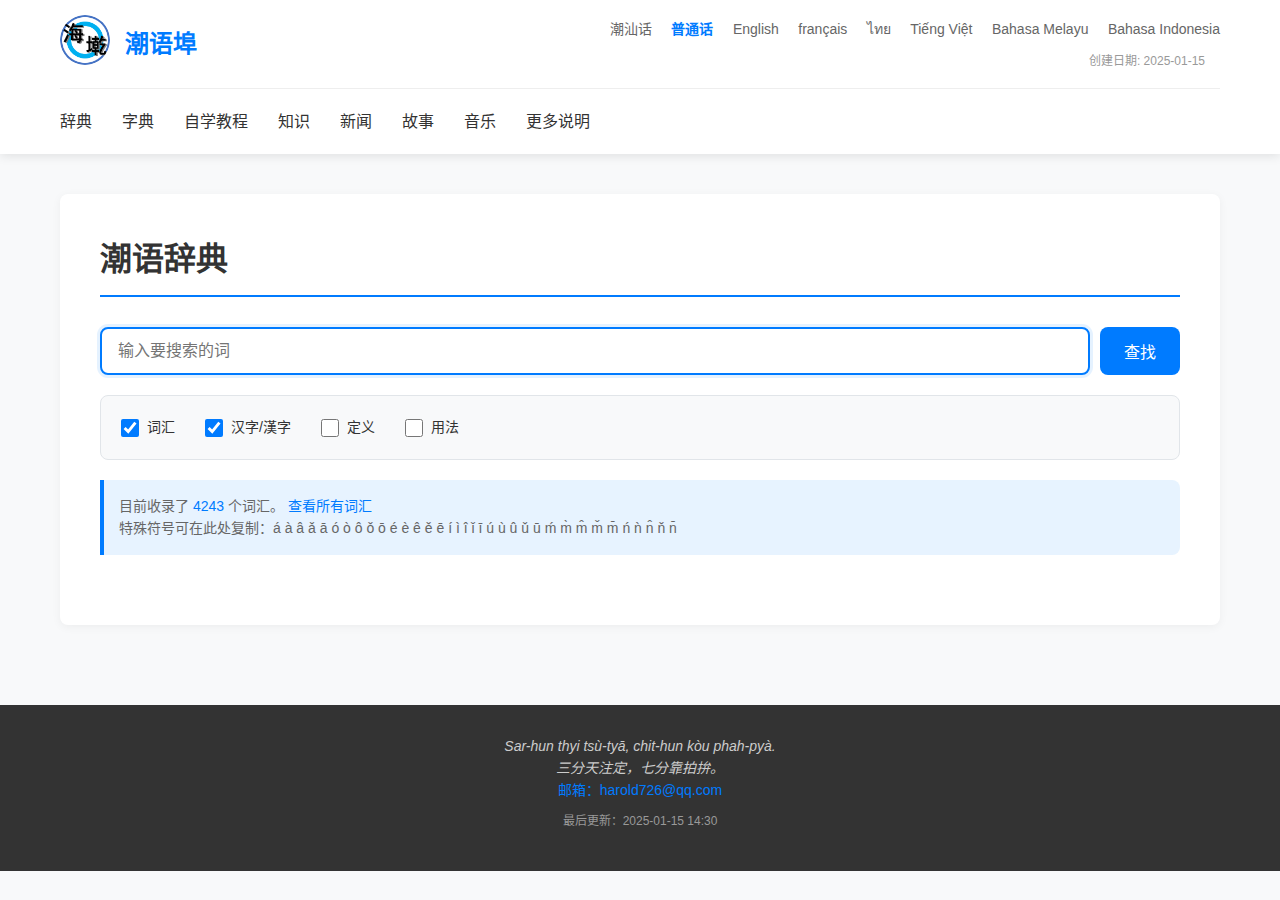
<file: index.html>
<!DOCTYPE html>
<html lang="zh-CN">
<head>
    <meta charset="UTF-8">
    <meta name="viewport" content="width=device-width, initial-scale=1.0">
    <meta name="msvalidate.01" content="16649F8BEDC82C4D6C2E282577DDA98C" />
    <meta name="keywords" content="潮州话, 潮汕话, 潮州方言, 潮汕方言, 粤东闽方言, 辞典, 词典, 字典, 白话字, 罗马字">
    <meta name="description" content="潮汕话辞典，兼收古今中外潮人所用词汇。统一拼写各自发音。多语言对照。">
    <title>潮语辞典|潮语埠</title>
    <link rel="icon" href="logo/logo.png">
    <link rel="stylesheet" href="styles.css">
    <!-- Clarity tracking code for https://neoteochew.github.io/ -->
    <script>
        (function(c,l,a,r,i,t,y){
            c[a]=c[a]||function(){(c[a].q=c[a].q||[]).push(arguments)};
            t=l.createElement(r);t.async=1;t.src="https://www.clarity.ms/tag/"+i+"?ref=bwt";
            y=l.getElementsByTagName(r)[0];y.parentNode.insertBefore(t,y);
        })(window, document, "clarity", "script", "v2o28qfum2");
    </script>
</head>
<body>
    <!-- 返回顶部按钮 -->
    <button id="backToTop" class="back-to-top" title="返回顶部">
        ↑
    </button>

    <!-- 顶部导航栏 -->
    <header class="header">
        <div class="container">
            <div class="header-top">
                <div class="site-info">
                    <div class="logo">
                        <img src="logo/logo.png" alt="neoTeochew Logo" width="50" height="50">
                    </div>
                    <h1 class="site-name">潮语埠</h1>
                </div>
                <div class="header-meta">
                    <div class="language-switcher">
                        <a href="#" class="lang-link">潮汕话</a>
                        <a href="#" class="lang-link active">普通话</a>
                        <a href="#" class="lang-link">English</a>
                        <a href="#" class="lang-link">français</a>
                        <a href="#" class="lang-link">ไทย</a>
                        <a href="#" class="lang-link">Tiếng Việt</a>
                        <a href="#" class="lang-link">Bahasa Melayu</a>
                        <a href="#" class="lang-link">Bahasa Indonesia</a>
                    </div>
                    <div class="page-info">
                        <span class="creation-date">创建日期: 2025-01-15</span>
                    </div>
                </div>
            </div>
            <nav class="navigation">
                <!-- 响应式导航按钮 -->
                <button class="nav-toggle" aria-label="Toggle navigation">
                    <span class="nav-toggle-icon"></span>
                </button>
                <ul class="nav-list">
                    <li class="nav-item"><a href="index.html" class="nav-link">辞典</a></li>
                    <li class="nav-item"><a href="#" class="nav-link">字典</a></li>
                    <li class="nav-item"><a href="cources.html" class="nav-link">自学教程</a></li>
                    <li class="nav-item"><a href="#" class="nav-link">知识</a></li>
                    <li class="nav-item"><a href="#" class="nav-link">新闻</a></li>
                    <li class="nav-item"><a href="#" class="nav-link">故事</a></li>
                    <li class="nav-item"><a href="#" class="nav-link">音乐</a></li>
                    <!-- 网站介绍下拉菜单 -->
                    <li class="nav-item dropdown">
                        <a href="#" class="nav-link dropdown-toggle">更多说明</a>
                        <ul class="dropdown-menu">
                            <li class="dropdown-item"><a href="introductions.html" class="dropdown-link">网站介绍</a></li>
                            <li class="dropdown-item"><a href="romazi.html" class="dropdown-link">罗马字方案</a></li>
                            <li class="dropdown-item"><a href="#" class="dropdown-link">潮汕话输入法</a></li>
                            <li class="dropdown-item"><a href="#" class="dropdown-link">参考资料</a></li>
                            <li class="dropdown-item"><a href="logs.html" class="dropdown-link">更新日志</a></li>
                        </ul>
                    </li>
                </ul>
            </nav>
        </div>
    </header>

    <!-- 主要内容区域 -->
    <main class="main-content">
        <div class="container">
            <div class="content-wrapper">

                <!-- 正文 -->
                <article class="content">
                    <h2>潮语辞典</h2>
                    <div id="search-section" class="search-container">
                        <div class="search-input-wrapper">
                            <input 
                                type="text" 
                                id="search-input"
                                placeholder="输入要搜索的词" 
                                autocomplete="off"
                                autofocus
                                class="search-input"
                            >
                            <button id="search-btn" class="search-btn">查找</button>
                        </div>
                        
                        <div class="search-options">
                            <div class="options-row">
                                <div class="option-item">
                                    <input type="checkbox" id="search-word" checked>
                                    <label for="search-word">词汇</label>
                                </div>
                                <div class="option-item">
                                    <input type="checkbox" id="search-hanzi" checked>
                                    <label for="search-hanzi">汉字/漢字</label>
                                </div>
                                <div class="option-item">
                                    <input type="checkbox" id="search-definition">
                                    <label for="search-definition">定义</label>
                                </div>
                                <div class="option-item">
                                    <input type="checkbox" id="search-usage">
                                    <label for="search-usage">用法</label>
                                </div>
                            </div>
                        </div>
                        
                        <div class="vocab-count">
                            目前收录了 <span id="vocab-count">正在计算……</span> 个词汇。
                            <a href="all-words.html" class="view-all-words">查看所有词汇</a><br>
                            特殊符号可在此处复制：á à â ǎ ā ó ò ô ǒ ō é è ê ě ē í ì î ǐ ī ú ù û ǔ ū ḿ m̀ m̂ m̌ m̄ ń ǹ n̂ ň n̄
                        </div>
                        
                        <div id="search-results" class="search-results"></div>
                    </div>
                </article>
            </div>
        </div>
    </main>

    <!-- 页脚 -->
    <footer class="footer">
        <div class="container">
            <div class="footer-content">
                <div class="footer-info">
                    <p class="slogan">Sar-hun thyi tsù-tyā, chit-hun kòu phah-pyà.</p>
                    <p class="slogan">三分天注定，七分靠拍拚。</p>
                    <p class="contact-email">邮箱：harold726@qq.com</p>
                    <p class="update-time">最后更新：2025-01-15 14:30</p>
                </div>
            </div>
        </div>
    </footer>

    <script src="script.js"></script>
</body>
</html>
</file>
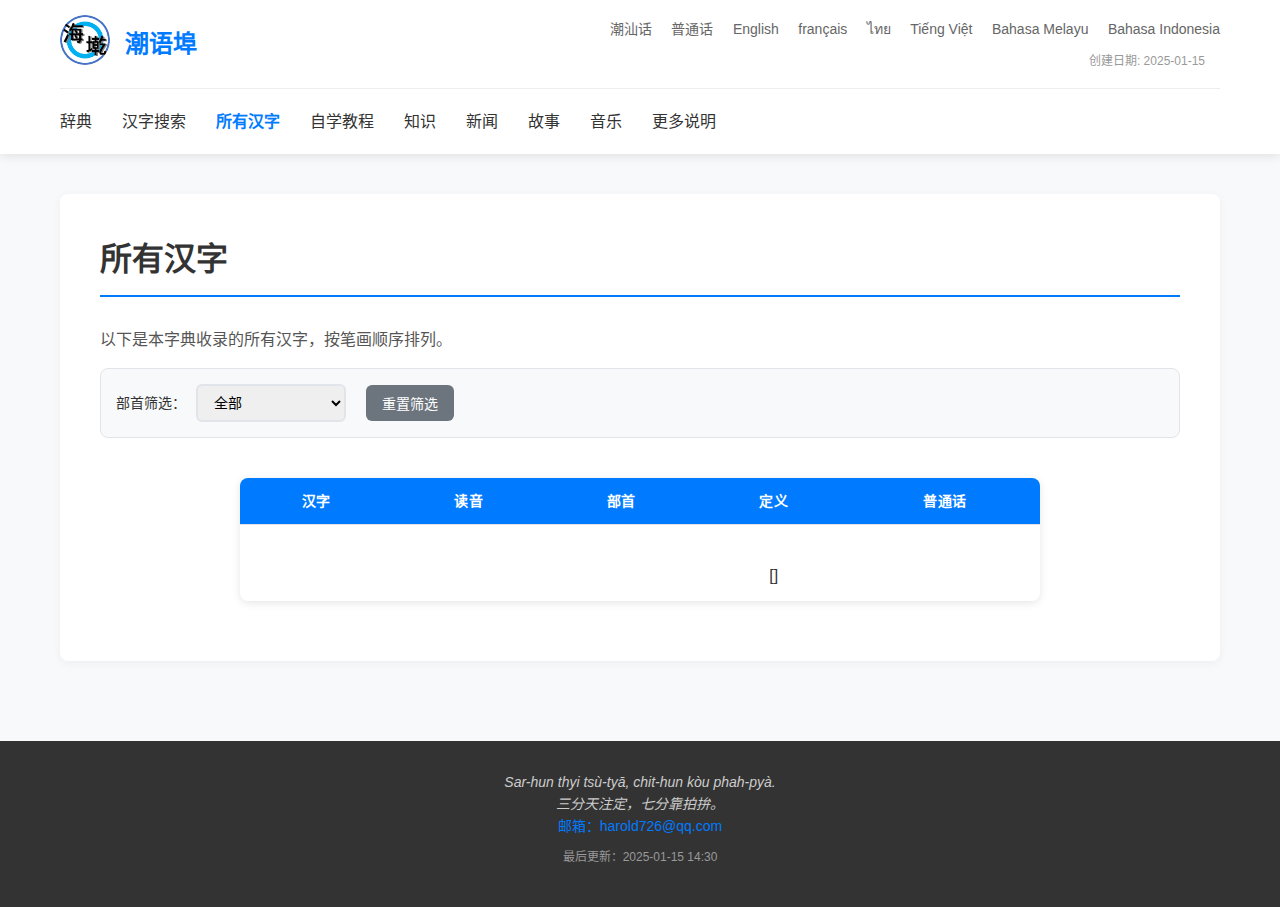
<file: all-hanzi.html>
<!DOCTYPE html>
<html lang="zh-CN">
<head>
    <meta charset="UTF-8">
    <meta name="viewport" content="width=device-width, initial-scale=1.0">
    <meta name="keywords" content="潮州话, 潮汕话, 潮州方言, 潮汕方言, 汉字, 字典">
    <meta name="description" content="所有汉字列表，支持按汉字、读音、部首和定义筛选。">
    <title>所有汉字|潮语埠</title>
    <link rel="icon" href="logo/logo.png">
    <link rel="stylesheet" href="styles.css">
</head>
<body>
    <!-- 返回顶部按钮 -->
    <button id="backToTop" class="back-to-top" title="返回顶部">
        ↑
    </button>

    <!-- 顶部导航栏 -->
    <header class="header">
        <div class="container">
            <div class="header-top">
                <div class="site-info">
                    <div class="logo">
                        <img src="logo/logo.png" alt="neoTeochew Logo" width="50" height="50">
                    </div>
                    <h1 class="site-name">潮语埠</h1>
                </div>
                <div class="header-meta">
                    <div class="language-switcher">
                        <a href="index-te.html" class="lang-link">潮汕话</a>
                        <a href="index.html" class="lang-link">普通话</a>
                        <a href="index-en.html" class="lang-link">English</a>
                        <a href="index-fr.html" class="lang-link">français</a>
                        <a href="index-ta.html" class="lang-link">ไทย</a>
                        <a href="index-vi.html" class="lang-link">Tiếng Việt</a>
                        <a href="index-ma" class="lang-link">Bahasa Melayu</a>
                        <a href="index-id.html" class="lang-link">Bahasa Indonesia</a>
                    </div>
                    <div class="page-info">
                        <span class="creation-date">创建日期: 2025-01-15</span>
                    </div>
                </div>
            </div>
            <nav class="navigation">
                <!-- 响应式导航按钮 -->
                <button class="nav-toggle" aria-label="Toggle navigation">
                    <span class="nav-toggle-icon"></span>
                </button>
                <ul class="nav-list">
                    <li class="nav-item"><a href="index.html" class="nav-link">辞典</a></li>
                    <li class="nav-item"><a href="hanzi-search.html" class="nav-link">汉字搜索</a></li>
                    <li class="nav-item"><a href="all-hanzi.html" class="nav-link active">所有汉字</a></li>
                    <li class="nav-item"><a href="cources.html" class="nav-link">自学教程</a></li>
                    <li class="nav-item"><a href="#" class="nav-link">知识</a></li>
                    <li class="nav-item"><a href="#" class="nav-link">新闻</a></li>
                    <li class="nav-item"><a href="#" class="nav-link">故事</a></li>
                    <li class="nav-item"><a href="#" class="nav-link">音乐</a></li>
                    <!-- 网站介绍下拉菜单 -->
                    <li class="nav-item dropdown">
                        <a href="#" class="nav-link dropdown-toggle">更多说明</a>
                        <ul class="dropdown-menu">
                            <li class="dropdown-item"><a href="introductions.html" class="dropdown-link">网站介绍</a></li>
                            <li class="dropdown-item"><a href="romazi.html" class="dropdown-link">罗马字方案</a></li>
                            <li class="dropdown-item"><a href="#" class="dropdown-link">潮汕话输入法</a></li>
                            <li class="dropdown-item"><a href="#" class="dropdown-link">参考资料</a></li>
                            <li class="dropdown-item"><a href="logs.html" class="dropdown-link">更新日志</a></li>
                        </ul>
                    </li>
                </ul>
            </nav>
        </div>
    </header>

    <!-- 主要内容区域 -->
    <main class="main-content">
        <div class="container">
            <div class="content-wrapper">

                <!-- 正文 -->
                <article class="content">
                    <h2>所有汉字</h2>
                    <p>以下是本字典收录的所有汉字，按笔画顺序排列。</p>
                    
                    <!-- 筛选控件 -->
                    <div class="filter-controls">
                        <div class="filter-item">
                            <label for="speech-filter">部首筛选：</label>
                            <select id="radical-filter">
                                <option value="">全部</option>
                            </select>
                        </div>
                        <button id="reset-filters" class="reset-btn">重置筛选</button>
                    </div>
                    
                    <div id="words-container" class="words-container">
                        <div class="loading">正在加载汉字...</div>
                    </div>
                </article>
            </div>
        </div>
    </main>

    <!-- 页脚 -->
    <footer class="footer">
        <div class="container">
            <div class="footer-content">
                <div class="footer-info">
                    <p class="slogan">Sar-hun thyi tsù-tyā, chit-hun kòu phah-pyà.</p>
                    <p class="slogan">三分天注定，七分靠拍拚。</p>
                    <p class="contact-email">邮箱：harold726@qq.com</p>
                    <p class="update-time">最后更新：2025-01-15 14:30</p>
                </div>
            </div>
        </div>
    </footer>

    <script>
        // 返回顶部按钮功能实现
        const backToTopButton = document.getElementById('backToTop');

        window.addEventListener('scroll', () => {
            if (window.pageYOffset > 300) {
                backToTopButton.classList.add('visible');
            } else {
                backToTopButton.classList.remove('visible');
            }
        });

        backToTopButton.addEventListener('click', (e) => {
            e.preventDefault();
            window.scrollTo({ top: 0, behavior: 'smooth' });
        });

        // 响应式导航菜单交互
        const navToggle = document.querySelector('.nav-toggle');
        const navList = document.querySelector('.nav-list');
        const dropdownToggles = document.querySelectorAll('.dropdown-toggle');

        navToggle.addEventListener('click', (e) => {
            e.preventDefault();
            navList.classList.toggle('active');
        });

        dropdownToggles.forEach(toggle => {
            toggle.addEventListener('click', (e) => {
                e.preventDefault();
                const dropdown = toggle.closest('.dropdown');
                dropdown.classList.toggle('active');
            });
        });

        // 全局变量
        let allHanziData = [];
        
        // 加载所有汉字
        async function loadAllHanzi() {
            try {
                const response = await fetch('hanzi.json');
                allHanziData = await response.json();
                
                // 初始化筛选控件
                initializeFilters();
                
                // 渲染表格
                renderTable(allHanziData);
                
            } catch (error) {
                console.error('加载数据失败:', error);
                document.getElementById('words-container').innerHTML = '<div class="error">加载汉字失败</div>';
            }
        }
        
        // 初始化筛选控件
        function initializeFilters() {
            // 提取所有部首
            const radicalSet = new Set();
            
            allHanziData.forEach(item => {
                if (item.radical) {
                    radicalSet.add(item.radical);
                }
            });
            
            // 填充部首筛选
            const radicalFilter = document.getElementById('radical-filter');
            Array.from(radicalSet).sort().forEach(radical => {
                const option = document.createElement('option');
                option.value = radical;
                option.textContent = radical;
                radicalFilter.appendChild(option);
            });
            
            // 添加筛选事件监听
            radicalFilter.addEventListener('change', applyFilters);
            
            // 添加重置筛选事件监听
            document.getElementById('reset-filters').addEventListener('click', resetFilters);
        }
        
        // 应用筛选
        function applyFilters() {
            const radicalFilter = document.getElementById('radical-filter').value;
            
            // 筛选数据
            let filteredData = allHanziData.filter(item => {
                // 部首筛选
                if (radicalFilter && item.radical !== radicalFilter) {
                    return false;
                }
                
                return true;
            });
            
            // 渲染筛选结果
            renderTable(filteredData);
        }
        
        // 重置筛选
        function resetFilters() {
            document.getElementById('radical-filter').value = '';
            renderTable(allHanziData);
        }
        
        // 渲染表格
        function renderTable(data) {
            const wordsContainer = document.getElementById('words-container');
            wordsContainer.innerHTML = '';
            
            // 创建表格
            const table = document.createElement('table');
            table.className = 'words-table';
            
            // 创建表头
            const thead = document.createElement('thead');
            thead.innerHTML = `
                <tr>
                    <th>汉字</th>
                    <th>读音</th>
                    <th>部首</th>
                    <th>定义</th>
                    <th>普通话</th>
                </tr>
            `;
            table.appendChild(thead);
            
            // 创建表体
            const tbody = document.createElement('tbody');
            
            data.forEach(item => {
                const tr = document.createElement('tr');
                
                // 处理读音
                const pronunciationParts = [];
                if (item.pronunciation.wendu.length > 0 && item.pronunciation.wendu[0]) {
                    pronunciationParts.push(item.pronunciation.wendu.join(', '));
                }
                if (item.pronunciation.xundu.length > 0 && item.pronunciation.xundu[0]) {
                    pronunciationParts.push(item.pronunciation.xundu.join(', '));
                }
                const pronunciation = pronunciationParts.length > 0 ? pronunciationParts.join('; ') : '';
                
                // 构建表格行
                tr.innerHTML = `
                    <td>${item.hanzi.join('、')}</td>
                    <td>${pronunciation}</td>
                    <td>${item.radical || ''}</td>
                    <td>${item.definition || ''}<br>[${item.romazi || ''}]</td>
                    <td>${item.translations ? item.translations.putonghua : ''}</td>
                `;
                
                tbody.appendChild(tr);
            });
            
            table.appendChild(tbody);
            wordsContainer.appendChild(table);
        }

        // 页面加载时加载所有汉字
        loadAllHanzi();
    </script>
</body>
</html>
</file>
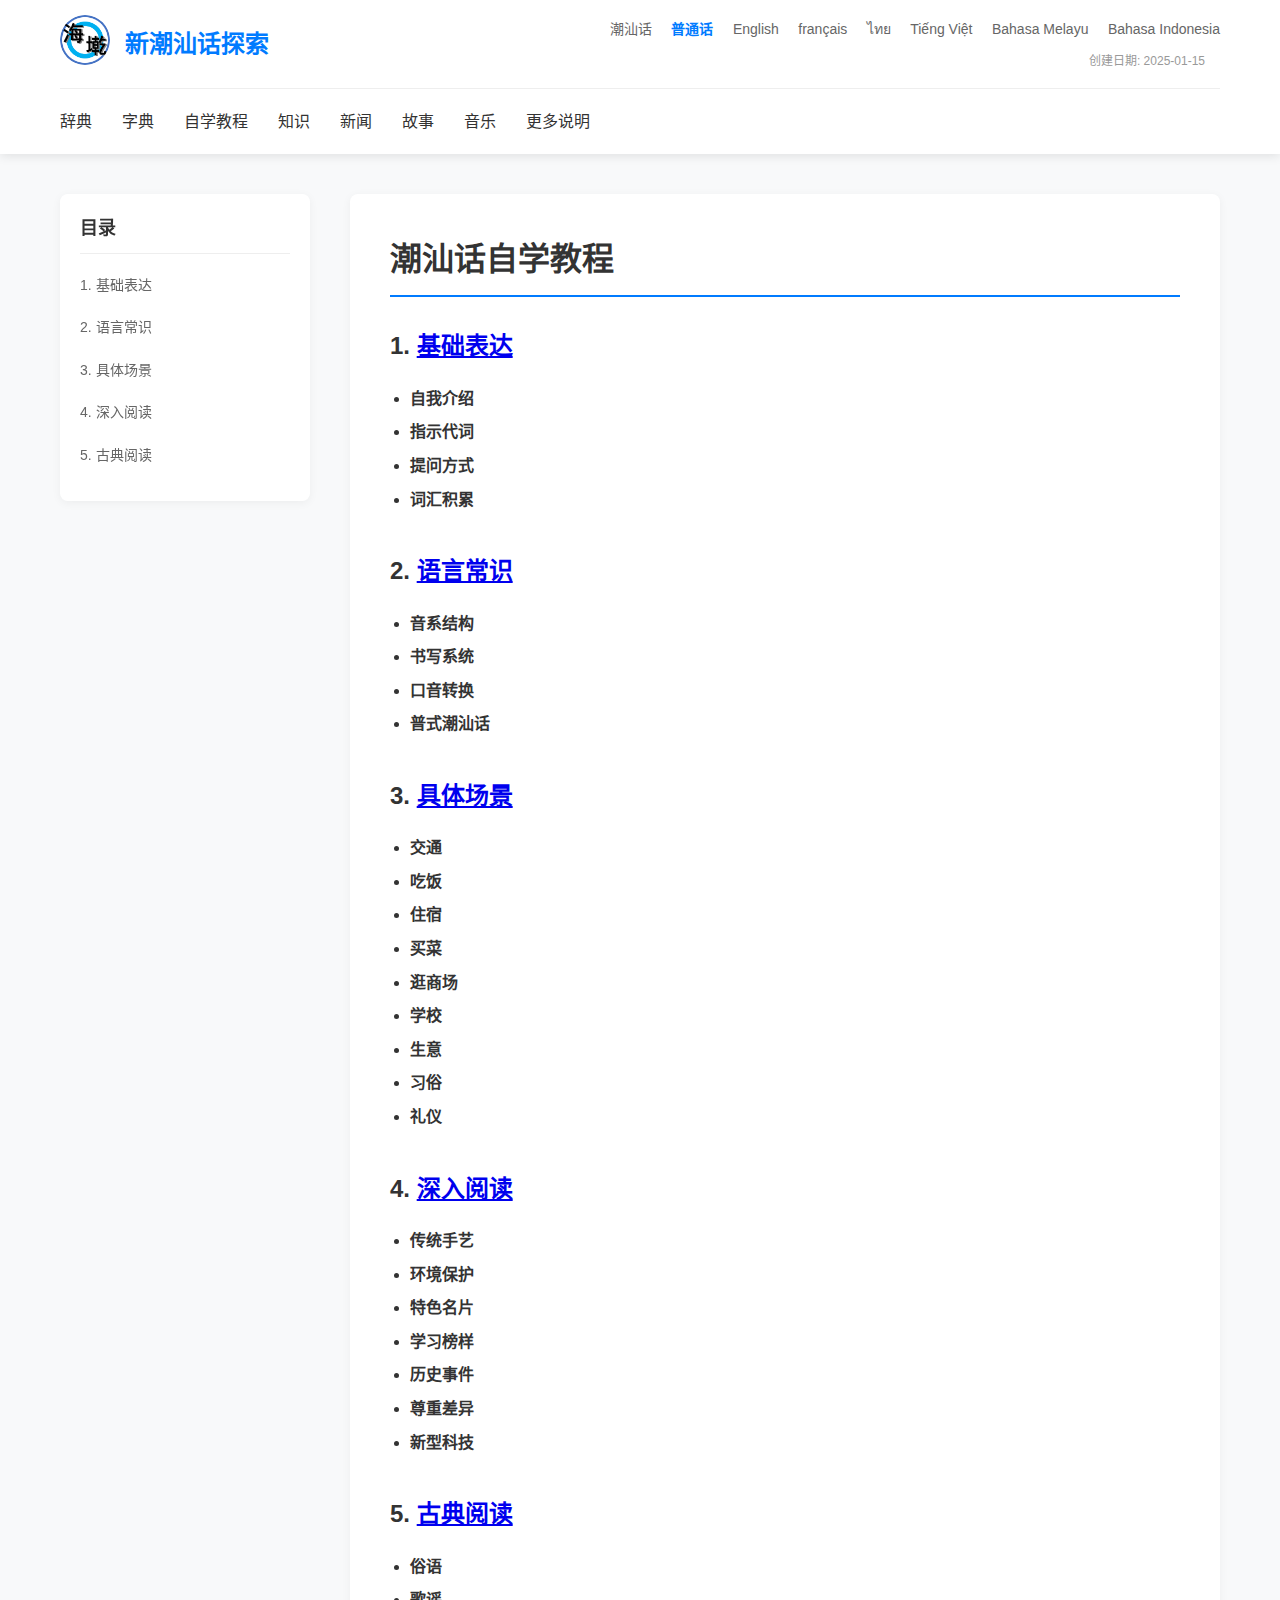
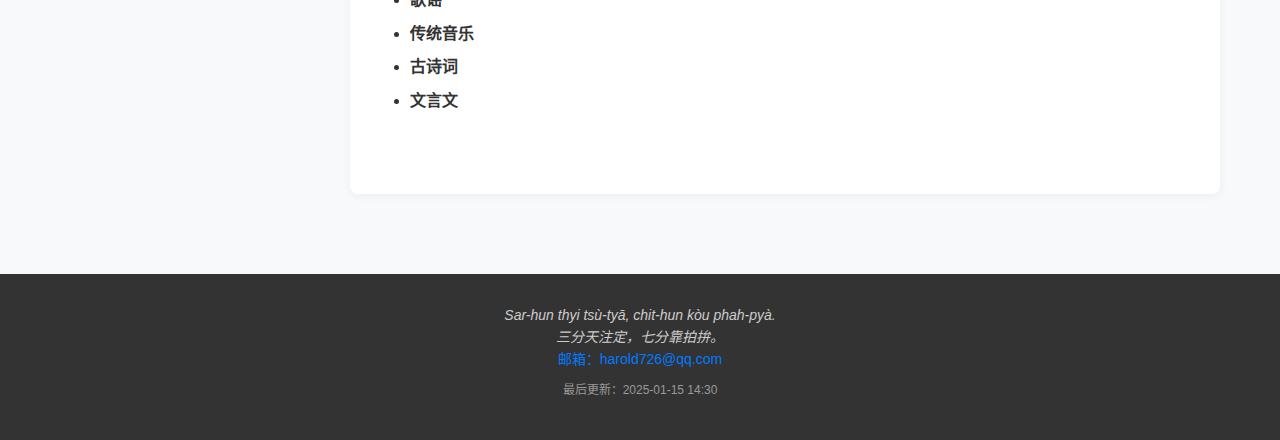
<file: cources.html>
<!DOCTYPE html>
<html lang="zh-CN">
<head>
    <meta charset="UTF-8">
    <meta name="viewport" content="width=device-width, initial-scale=1.0">
    <meta name="keywords" content="潮州话, 潮汕话, 潮州方言, 潮汕方言, 粤东闽方言, 教材, 教程, 白话字, 罗马字">
    <meta name="description" content="潮汕话辞典，兼收古今中外潮人所用词汇。统一拼写各自发音。多语言对照。">
    <title>自学教程|新潮汕话探索</title>
    <link rel="icon" href="logo/logo.png">
    <link rel="stylesheet" href="styles.css">
</head>
<body>
    <!-- 返回顶部按钮 -->
    <button id="backToTop" class="back-to-top" title="返回顶部">
        ↑
    </button>

    <!-- 顶部导航栏 -->
    <header class="header">
        <div class="container">
            <div class="header-top">
                <div class="site-info">
                    <div class="logo">
                        <img src="logo/logo.png" alt="neoTeochew Logo" width="50" height="50">
                    </div>
                    <h1 class="site-name">新潮汕话探索</h1>
                </div>
                <div class="header-meta">
                    <div class="language-switcher">
                        <a href="#" class="lang-link">潮汕话</a>
                        <a href="#" class="lang-link active">普通话</a>
                        <a href="#" class="lang-link">English</a>
                        <a href="#" class="lang-link">français</a>
                        <a href="#" class="lang-link">ไทย</a>
                        <a href="#" class="lang-link">Tiếng Việt</a>
                        <a href="#" class="lang-link">Bahasa Melayu</a>
                        <a href="#" class="lang-link">Bahasa Indonesia</a>
                    </div>
                    <div class="page-info">
                        <span class="creation-date">创建日期: 2025-01-15</span>
                        <!-- <span class="relative-url">/index.html</span> -->
                    </div>
                </div>
            </div>
            <nav class="navigation">
                <!-- 响应式导航按钮 -->
                <button class="nav-toggle" aria-label="Toggle navigation">
                    <span class="nav-toggle-icon"></span>
                </button>
                <ul class="nav-list">
                    <li class="nav-item"><a href="index.html" class="nav-link">辞典</a></li>
                    <li class="nav-item"><a href="#" class="nav-link">字典</a></li>
                    <li class="nav-item"><a href="cources.html" class="nav-link">自学教程</a></li>
                    <li class="nav-item"><a href="#" class="nav-link">知识</a></li>
                    <li class="nav-item"><a href="#" class="nav-link">新闻</a></li>
                    <li class="nav-item"><a href="#" class="nav-link">故事</a></li>
                    <li class="nav-item"><a href="#" class="nav-link">音乐</a></li>
                    <!-- 网站介绍下拉菜单 -->
                    <li class="nav-item dropdown">
                        <a href="#" class="nav-link dropdown-toggle">更多说明</a>
                        <ul class="dropdown-menu">
                            <li class="dropdown-item"><a href="introductions.html" class="dropdown-link">网站介绍</a></li>
                            <li class="dropdown-item"><a href="romazi.html" class="dropdown-link">罗马字方案</a></li>
                            <li class="dropdown-item"><a href="#" class="dropdown-link">潮汕话输入法</a></li>
                            <li class="dropdown-item"><a href="#" class="dropdown-link">参考资料</a></li>
                            <li class="dropdown-item"><a href="logs.html" class="dropdown-link">更新日志</a></li>
                        </ul>
                    </li>
                </ul>
            </nav>
        </div>
    </header>

    <!-- 主要内容区域 -->
    <main class="main-content">
        <div class="container">
            <div class="content-wrapper">
                <!-- 目录 -->
                <aside class="sidebar">
                    <div class="toc">
                        <h3>目录</h3>
                        <ul class="toc-list">
                            <li class="toc-item"><a href="#section1" class="toc-link">1. 基础表达</a></li>
                            <li class="toc-item"><a href="#section2" class="toc-link">2. 语言常识</a></li>
                            <li class="toc-item"><a href="#section3" class="toc-link">3. 具体场景</a></li>
                            <li class="toc-item"><a href="#section4" class="toc-link">4. 深入阅读</a></li>
                            <li class="toc-item"><a href="#section5" class="toc-link">5. 古典阅读</a></li>
                        </ul>
                    </div>
                </aside>

                <!-- 正文 -->
                <article class="content">
                    <h2>潮汕话自学教程</h2>
                    
                    <section id="section1" class="section">
                        <h3>1. <a href="#">基础表达</a></h3>
                        <ul>
                            <li><strong>自我介绍</strong></li>
                            <li><strong>指示代词</strong></li>
                            <li><strong>提问方式</strong></li>
                            <li><strong>词汇积累</strong></li>
                        </ul>
                    </section>

                    <section id="section2" class="section">
                        <h3>2. <a href="#">语言常识</a></h3>
                        <ul>
                            <li><strong>音系结构</strong></li>
                            <li><strong>书写系统</strong></li>
                            <li><strong>口音转换</strong></li>
                            <li><strong>普式潮汕话</strong></li>
                        </ul>
                    </section>

                    <section id="section3" class="section">
                        <h3>3. <a href="#">具体场景</a></h3>
                        <ul>
                            <li><strong>交通</strong></li>
                            <li><strong>吃饭</strong></li>
                            <li><strong>住宿</strong></li>
                            <li><strong>买菜</strong></li>
                            <li><strong>逛商场</strong></li>
                            <li><strong>学校</strong></li>
                            <li><strong>生意</strong></li>
                            <li><strong>习俗</strong></li>
                            <li><strong>礼仪</strong></li>
                        </ul>
                    </section>

                    <section id="section4" class="section">
                        <h3>4. <a href="#">深入阅读</a></h3>
                        <ul>
                            <li><strong>传统手艺</strong></li>
                            <li><strong>环境保护</strong></li>
                            <li><strong>特色名片</strong></li>
                            <li><strong>学习榜样</strong></li>
                            <li><strong>历史事件</strong></li>
                            <li><strong>尊重差异</strong></li>
                            <li><strong>新型科技</strong></li>
                        </ul>
                    </section>

                    <section id="section5" class="section">
                        <h3>5. <a href="#">古典阅读</a></h3>
                        <ul>
                            <li><strong>俗语</strong></li>
                            <li><strong>歌谣</strong></li>
                            <li><strong>传统音乐</strong></li>
                            <li><strong>古诗词</strong></li>
                            <li><strong>文言文</strong></li>
                        </ul>
                    </section>
                </article>
            </div>
        </div>
    </main>

    <!-- 页脚 -->
    <footer class="footer">
        <div class="container">
            <div class="footer-content">
                <div class="footer-info">
                    <p class="slogan">Sar-hun thyi tsù-tyā, chit-hun kòu phah-pyà.</p>
                    <p class="slogan">三分天注定，七分靠拍拚。</p>
                    <p class="contact-email">邮箱：harold726@qq.com</p>
                    <p class="update-time">最后更新：2025-01-15 14:30</p>
                </div>
            </div>
        </div>
    </footer>

    <script src="script.js"></script>
</body>
</html>
</file>
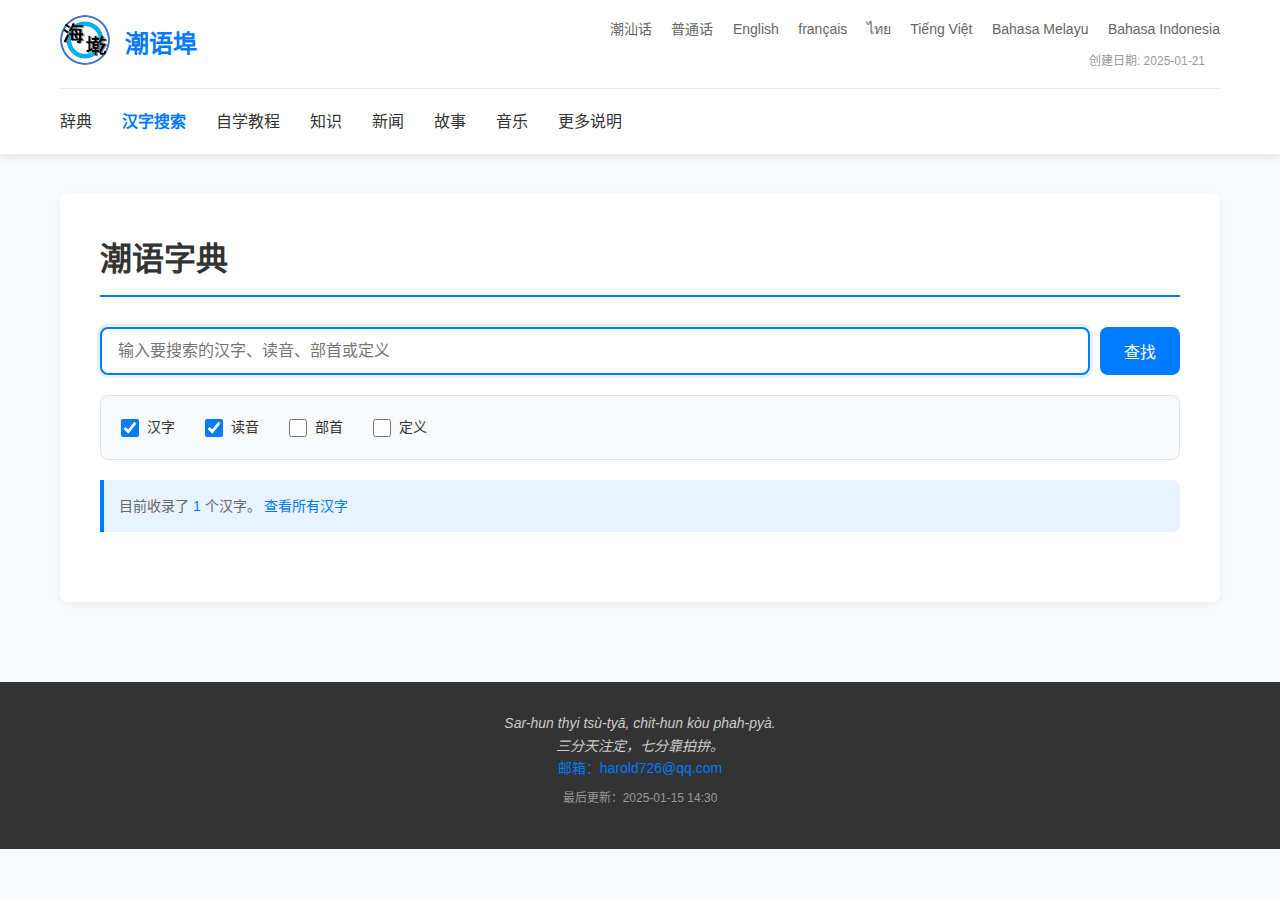
<file: hanzi-search.html>
<!DOCTYPE html>
<html lang="zh-CN">
<head>
    <meta charset="UTF-8">
    <meta name="viewport" content="width=device-width, initial-scale=1.0">
    <meta name="keywords" content="潮州话, 潮汕话, 潮州方言, 潮汕方言, 汉字, 字典">
    <meta name="description" content="潮汕话汉字字典，支持按汉字、读音、部首和定义查询。">
    <title>字典|潮语埠</title>
    <link rel="icon" href="logo/logo.png">
    <link rel="stylesheet" href="styles.css">
</head>
<body>
    <!-- 返回顶部按钮 -->
    <button id="backToTop" class="back-to-top" title="返回顶部">
        ↑
    </button>

    <!-- 顶部导航栏 -->
    <header class="header">
        <div class="container">
            <div class="header-top">
                <div class="site-info">
                    <div class="logo">
                        <img src="logo/logo.png" alt="neoTeochew Logo" width="50" height="50">
                    </div>
                    <h1 class="site-name">潮语埠</h1>
                </div>
                <div class="header-meta">
                    <div class="language-switcher">
                        <a href="index-te.html" class="lang-link">潮汕话</a>
                        <a href="index.html" class="lang-link">普通话</a>
                        <a href="index-en.html" class="lang-link">English</a>
                        <a href="index-fr.html" class="lang-link">français</a>
                        <a href="index-ta.html" class="lang-link">ไทย</a>
                        <a href="index-vi.html" class="lang-link">Tiếng Việt</a>
                        <a href="index-ma" class="lang-link">Bahasa Melayu</a>
                        <a href="index-id.html" class="lang-link">Bahasa Indonesia</a>
                    </div>
                    <div class="page-info">
                        <span class="creation-date">创建日期: 2025-01-21</span>
                    </div>
                </div>
            </div>
            <nav class="navigation">
                <!-- 响应式导航按钮 -->
                <button class="nav-toggle" aria-label="Toggle navigation">
                    <span class="nav-toggle-icon"></span>
                </button>
                <ul class="nav-list">
                    <li class="nav-item"><a href="index.html" class="nav-link">辞典</a></li>
                    <li class="nav-item"><a href="hanzi-search.html" class="nav-link active">汉字搜索</a></li>
                    <li class="nav-item"><a href="cources.html" class="nav-link">自学教程</a></li>
                    <li class="nav-item"><a href="#" class="nav-link">知识</a></li>
                    <li class="nav-item"><a href="#" class="nav-link">新闻</a></li>
                    <li class="nav-item"><a href="#" class="nav-link">故事</a></li>
                    <li class="nav-item"><a href="#" class="nav-link">音乐</a></li>
                    <!-- 网站介绍下拉菜单 -->
                    <li class="nav-item dropdown">
                        <a href="#" class="nav-link dropdown-toggle">更多说明</a>
                        <ul class="dropdown-menu">
                            <li class="dropdown-item"><a href="introductions.html" class="dropdown-link">网站介绍</a></li>
                            <li class="dropdown-item"><a href="romazi.html" class="dropdown-link">罗马字方案</a></li>
                            <li class="dropdown-item"><a href="#" class="dropdown-link">潮汕话输入法</a></li>
                            <li class="dropdown-item"><a href="#" class="dropdown-link">参考资料</a></li>
                            <li class="dropdown-item"><a href="logs.html" class="dropdown-link">更新日志</a></li>
                        </ul>
                    </li>
                </ul>
            </nav>
        </div>
    </header>

    <!-- 主要内容区域 -->
    <main class="main-content">
        <div class="container">
            <div class="content-wrapper">

                <!-- 正文 -->
                <article class="content">
                    <h2>潮语字典</h2>
                    <div id="search-section" class="search-container">
                        <div class="search-input-wrapper">
                            <input 
                                type="text" 
                                id="search-input"
                                placeholder="输入要搜索的汉字、读音、部首或定义" 
                                autocomplete="off"
                                autofocus
                                class="search-input"
                            >
                            <button id="search-btn" class="search-btn">查找</button>
                        </div>
                        
                        <div class="search-options">
                            <div class="options-row">
                                <div class="option-item">
                                    <input type="checkbox" id="search-hanzi" checked>
                                    <label for="search-hanzi">汉字</label>
                                </div>
                                <div class="option-item">
                                    <input type="checkbox" id="search-pronunciation" checked>
                                    <label for="search-pronunciation">读音</label>
                                </div>
                                <div class="option-item">
                                    <input type="checkbox" id="search-radical">
                                    <label for="search-radical">部首</label>
                                </div>
                                <div class="option-item">
                                    <input type="checkbox" id="search-definition">
                                    <label for="search-definition">定义</label>
                                </div>
                            </div>
                        </div>
                        
                        <div class="vocab-count">
                            目前收录了 <span id="vocab-count">正在计算……</span> 个汉字。
                            <a href="all-hanzi.html" class="view-all-words">查看所有汉字</a>
                        </div>
                        
                        <div id="search-results" class="search-results"></div>
                    </div>
                </article>
            </div>
        </div>
    </main>

    <!-- 页脚 -->
    <footer class="footer">
        <div class="container">
            <div class="footer-content">
                <div class="footer-info">
                    <p class="slogan">Sar-hun thyi tsù-tyā, chit-hun kòu phah-pyà.</p>
                    <p class="slogan">三分天注定，七分靠拍拚。</p>
                    <p class="contact-email">邮箱：harold726@qq.com</p>
                    <p class="update-time">最后更新：2025-01-15 14:30</p>
                </div>
            </div>
        </div>
    </footer>

    <script src="hanzi-search.js"></script>
</body>
</html>
</file>
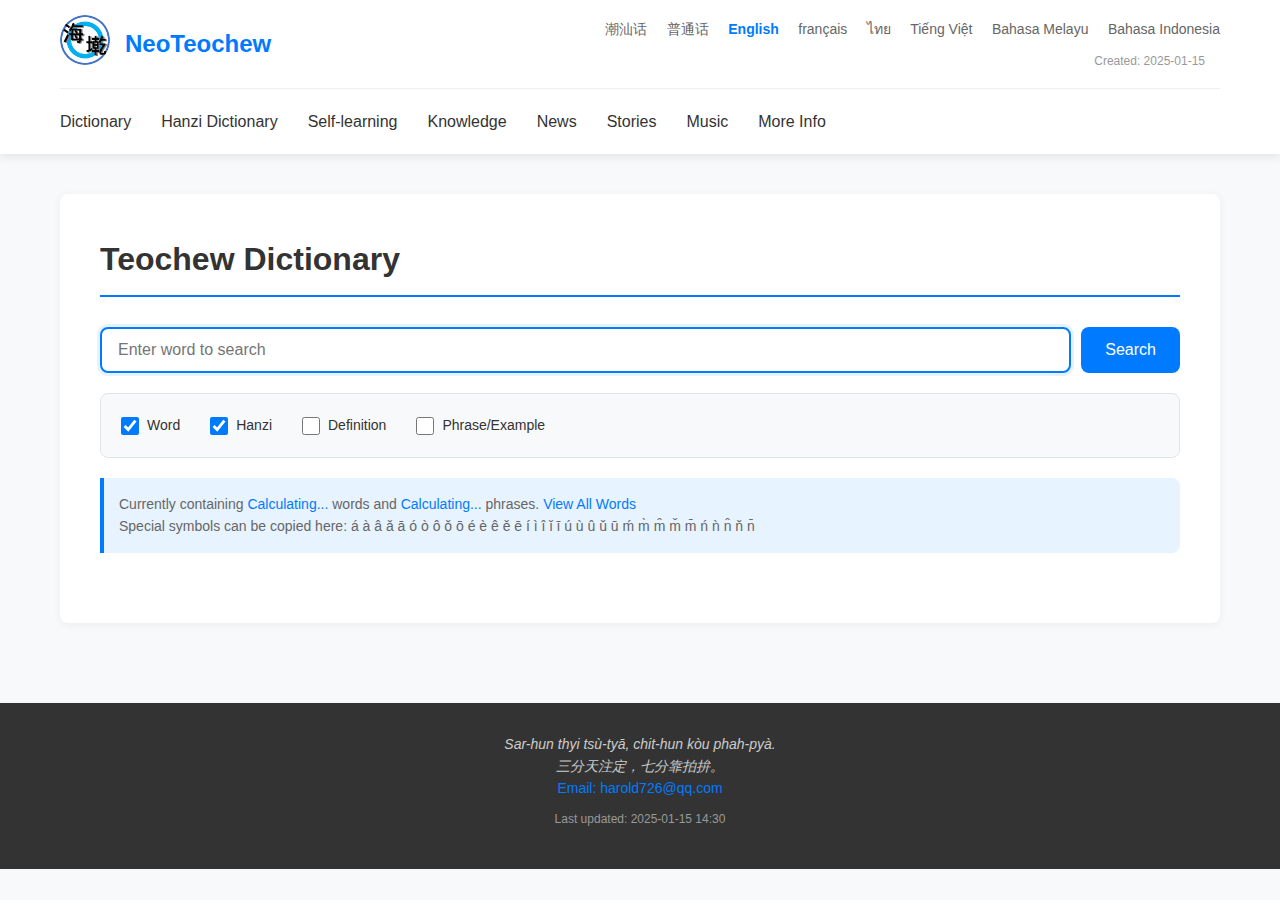
<file: index-en.html>
<!DOCTYPE html>
<html lang="en">
<head>
    <meta charset="UTF-8">
    <meta name="viewport" content="width=device-width, initial-scale=1.0">
    <meta name="keywords" content="Teochew, Chaozhou, Chaoshan, Shantou, Swatow, Jieyang, Shanwei, dialect, dictionary, Min">
    <meta name="description" content="Teochew Dictionary - Comprehensive collection of Teochew words with unified spelling and multilingual translations.">
    <title>Teochew Dictionary | NeoTeochew - collecting expressions of Teochew</title>
    <link rel="icon" href="logo/logo.png">
    <link rel="stylesheet" href="styles.css">
</head>
<body>
    <!-- Back to top button -->
    <button id="backToTop" class="back-to-top" title="Back to top">
        ↑
    </button>

    <!-- Header navigation -->
    <header class="header">
        <div class="container">
            <div class="header-top">
                <div class="site-info">
                    <div class="logo">
                        <img src="logo/logo.png" alt="neoTeochew Logo" width="50" height="50">
                    </div>
                    <h1 class="site-name">NeoTeochew</h1>
                </div>
                <div class="header-meta">
                    <div class="language-switcher">
                        <a href="index-te.html" class="lang-link">潮汕话</a>
                        <a href="index.html" class="lang-link">普通话</a>
                        <a href="index-en.html" class="lang-link active">English</a>
                        <a href="index-fr.html" class="lang-link">français</a>
                        <a href="index-ta.html" class="lang-link">ไทย</a>
                        <a href="index-vi.html" class="lang-link">Tiếng Việt</a>
                        <a href="index-ma" class="lang-link">Bahasa Melayu</a>
                        <a href="index-id.html" class="lang-link">Bahasa Indonesia</a>
                    </div>
                    <div class="page-info">
                        <span class="creation-date">Created: 2025-01-15</span>
                    </div>
                </div>
            </div>
            <nav class="navigation">
                <!-- Responsive navigation button -->
                <button class="nav-toggle" aria-label="Toggle navigation">
                    <span class="nav-toggle-icon"></span>
                </button>
                <ul class="nav-list">
                    <li class="nav-item"><a href="index-en.html" class="nav-link">Dictionary</a></li>
                    <li class="nav-item"><a href="#" class="nav-link">Hanzi Dictionary</a></li>
                    <li class="nav-item"><a href="cources-en.html" class="nav-link">Self-learning</a></li>
                    <li class="nav-item"><a href="#" class="nav-link">Knowledge</a></li>
                    <li class="nav-item"><a href="#" class="nav-link">News</a></li>
                    <li class="nav-item"><a href="#" class="nav-link">Stories</a></li>
                    <li class="nav-item"><a href="#" class="nav-link">Music</a></li>
                    <!-- More info dropdown -->
                    <li class="nav-item dropdown">
                        <a href="#" class="nav-link dropdown-toggle">More Info</a>
                        <ul class="dropdown-menu">
                            <li class="dropdown-item"><a href="introductions-en.html" class="dropdown-link">Introduction</a></li>
                            <li class="dropdown-item"><a href="romazi-en.html" class="dropdown-link">Romazi</a></li>
                            <li class="dropdown-item"><a href="#" class="dropdown-link">Teochew Input Method</a></li>
                            <li class="dropdown-item"><a href="#" class="dropdown-link">References</a></li>
                            <li class="dropdown-item"><a href="logs-en.html" class="dropdown-link">Logs</a></li>
                        </ul>
                    </li>
                </ul>
            </nav>
        </div>
    </header>

    <!-- Main content area -->
    <main class="main-content">
        <div class="container">
            <div class="content-wrapper">

                <!-- Content -->
                <article class="content">
                    <h2>Teochew Dictionary</h2>
                    <div id="search-section" class="search-container">
                        <div class="search-input-wrapper">
                            <input 
                                type="text" 
                                id="search-input"
                                placeholder="Enter word to search" 
                                autocomplete="off"
                                autofocus
                                class="search-input"
                            >
                            <button id="search-btn" class="search-btn">Search</button>
                        </div>
                        
                        <div class="search-options">
                            <div class="options-row">
                                <div class="option-item">
                                    <input type="checkbox" id="search-word" checked>
                                    <label for="search-word">Word</label>
                                </div>
                                <div class="option-item">
                                    <input type="checkbox" id="search-hanzi" checked>
                                    <label for="search-hanzi">Hanzi</label>
                                </div>
                                <div class="option-item">
                                    <input type="checkbox" id="search-definition">
                                    <label for="search-definition">Definition</label>
                                </div>
                                <div class="option-item">
                                    <input type="checkbox" id="search-usage">
                                    <label for="search-usage">Phrase/Example</label>
                                </div>
                            </div>
                        </div>
                        
                        <div class="vocab-count">
                            Currently containing <span id="vocab-count1">Calculating...</span> words and <span id="vocab-count2">Calculating...</span> phrases.
                            <a href="all-words-en.html" class="view-all-words">View All Words</a><br>
                            Special symbols can be copied here: á à â ǎ ā ó ò ô ǒ ō é è ê ě ē í ì î ǐ ī ú ù û ǔ ū ḿ m̀ m̂ m̌ m̄ ń ǹ n̂ ň n̄
                        </div>
                        
                        <div id="search-results" class="search-results"></div>
                    </div>
                </article>
            </div>
        </div>
    </main>

    <!-- Footer -->
    <footer class="footer">
        <div class="container">
            <div class="footer-content">
                <div class="footer-info">
                    <p class="slogan">Sar-hun thyi tsù-tyā, chit-hun kòu phah-pyà.</p>
                    <p class="slogan">三分天注定，七分靠拍拚。</p>
                    <p class="contact-email">Email: harold726@qq.com</p>
                    <p class="update-time">Last updated: 2025-01-15 14:30</p>
                </div>
            </div>
        </div>
    </footer>

    <script src="common.js"></script>
    <script src="script-en.js"></script>
</body>
</html>
</file>
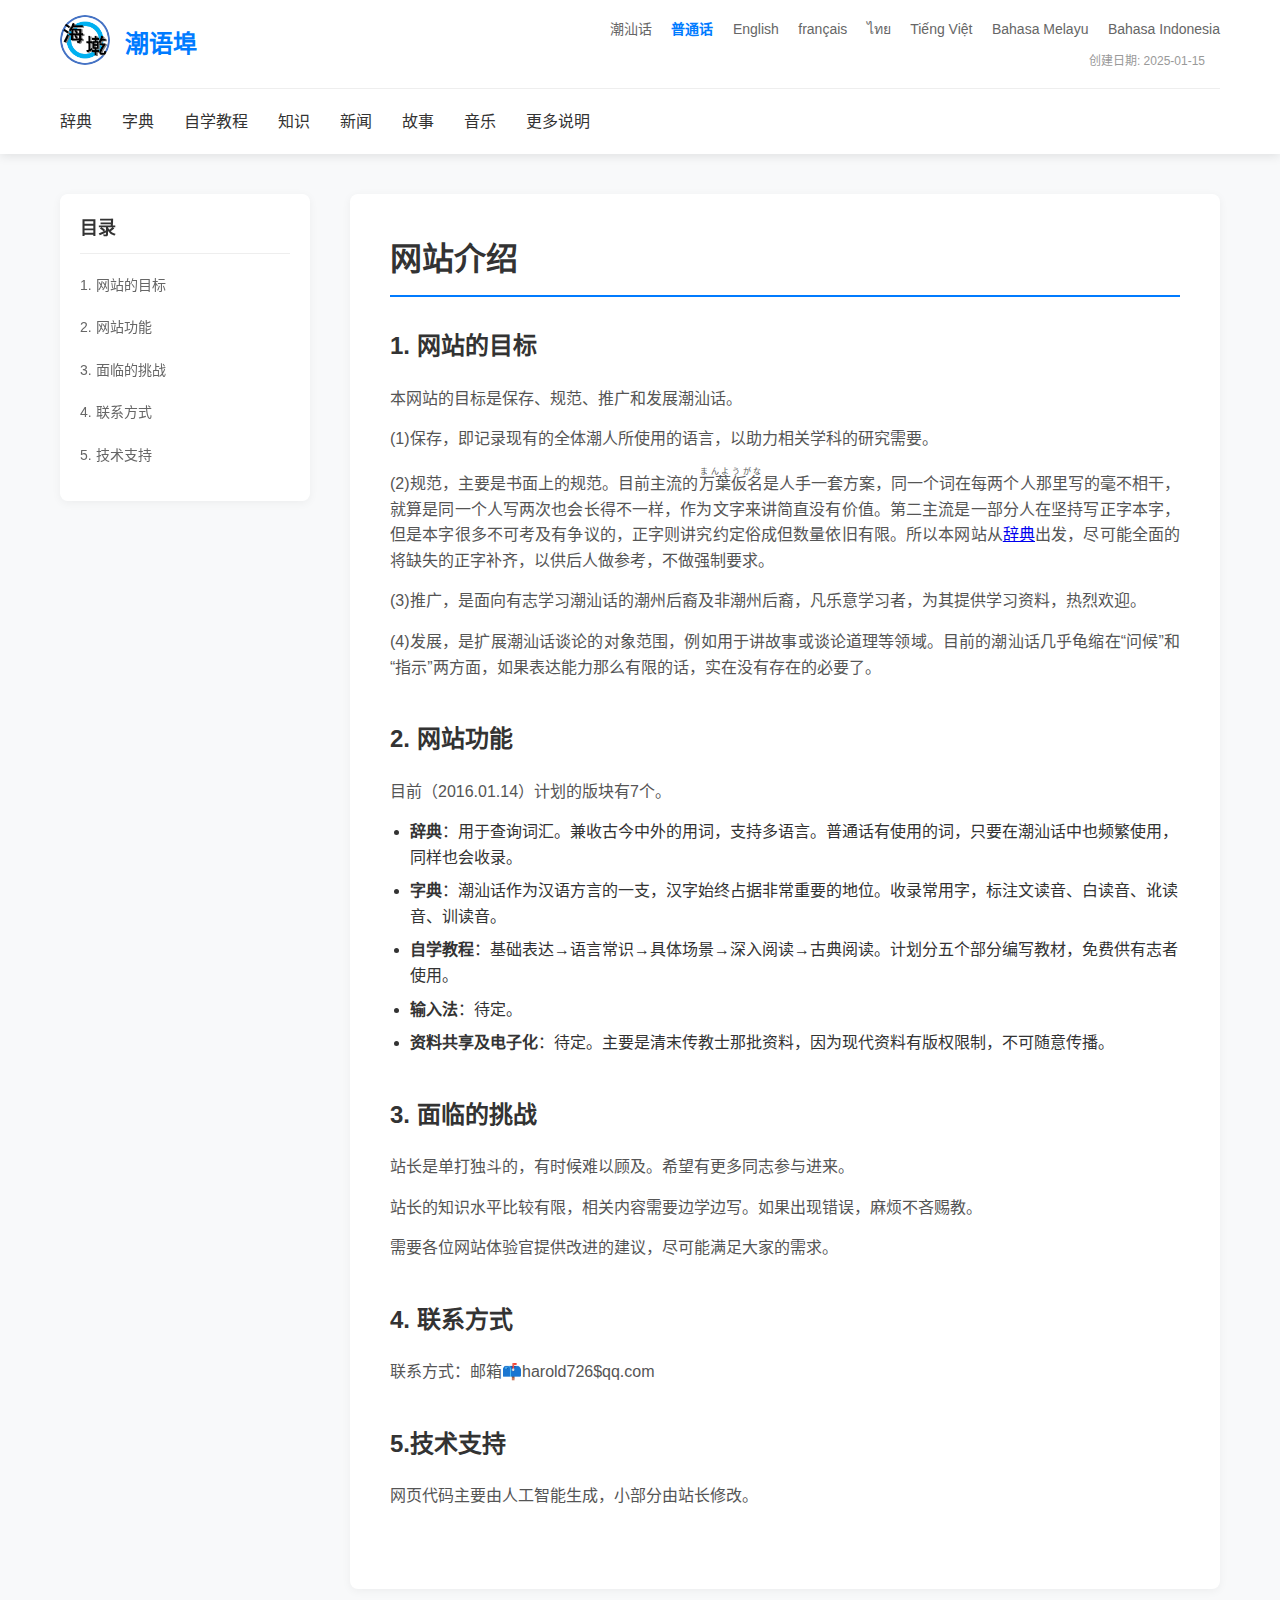
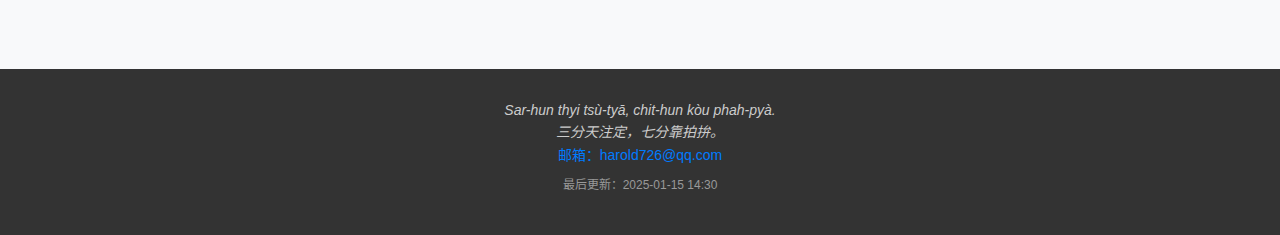
<file: introductions.html>
<!DOCTYPE html>
<html lang="zh-CN">
<head>
    <meta charset="UTF-8">
    <meta name="viewport" content="width=device-width, initial-scale=1.0">
    <!-- <meta name="keywords" content="潮州话, 潮汕话, 潮州方言, 潮汕方言, 粤东闽方言, 辞典, 词典, 字典, 白话字, 罗马字"> -->
    <meta name="description" content="潮汕话辞典，兼收古今中外潮人所用词汇。统一拼写各自发音。多语言对照。">
    <title>网站介绍|潮语埠</title>
    <link rel="icon" href="logo/logo.png">
    <link rel="stylesheet" href="styles.css">
</head>
<body>
    <!-- 返回顶部按钮 -->
    <button id="backToTop" class="back-to-top" title="返回顶部">
        ↑
    </button>

    <!-- 顶部导航栏 -->
    <header class="header">
        <div class="container">
            <div class="header-top">
                <div class="site-info">
                    <div class="logo">
                        <img src="logo/logo.png" alt="neoTeochew Logo" width="50" height="50">
                    </div>
                    <h1 class="site-name">潮语埠</h1>
                </div>
                <div class="header-meta">
                    <div class="language-switcher">
                        <a href="#" class="lang-link">潮汕话</a>
                        <a href="#" class="lang-link active">普通话</a>
                        <a href="#" class="lang-link">English</a>
                        <a href="#" class="lang-link">français</a>
                        <a href="#" class="lang-link">ไทย</a>
                        <a href="#" class="lang-link">Tiếng Việt</a>
                        <a href="#" class="lang-link">Bahasa Melayu</a>
                        <a href="#" class="lang-link">Bahasa Indonesia</a>
                    </div>
                    <div class="page-info">
                        <span class="creation-date">创建日期: 2025-01-15</span>
                        <!-- <span class="relative-url">/index.html</span> -->
                    </div>
                </div>
            </div>
            <nav class="navigation">
                <!-- 响应式导航按钮 -->
                <button class="nav-toggle" aria-label="Toggle navigation">
                    <span class="nav-toggle-icon"></span>
                </button>
                <ul class="nav-list">
                    <li class="nav-item"><a href="index.html" class="nav-link">辞典</a></li>
                    <li class="nav-item"><a href="#" class="nav-link">字典</a></li>
                    <li class="nav-item"><a href="cources.html" class="nav-link">自学教程</a></li>
                    <li class="nav-item"><a href="#" class="nav-link">知识</a></li>
                    <li class="nav-item"><a href="#" class="nav-link">新闻</a></li>
                    <li class="nav-item"><a href="#" class="nav-link">故事</a></li>
                    <li class="nav-item"><a href="#" class="nav-link">音乐</a></li>
                    <!-- 网站介绍下拉菜单 -->
                    <li class="nav-item dropdown">
                        <a href="#" class="nav-link dropdown-toggle">更多说明</a>
                        <ul class="dropdown-menu">
                            <li class="dropdown-item"><a href="introductions.html" class="dropdown-link">网站介绍</a></li>
                            <li class="dropdown-item"><a href="romazi.html" class="dropdown-link">罗马字方案</a></li>
                            <li class="dropdown-item"><a href="#" class="dropdown-link">潮汕话输入法</a></li>
                            <li class="dropdown-item"><a href="#" class="dropdown-link">参考资料</a></li>
                            <li class="dropdown-item"><a href="logs.html" class="dropdown-link">更新日志</a></li>
                        </ul>
                    </li>
                </ul>
            </nav>
        </div>
    </header>

    <!-- 主要内容区域 -->
    <main class="main-content">
        <div class="container">
            <div class="content-wrapper">
                <!-- 目录 -->
                <aside class="sidebar">
                    <div class="toc">
                        <h3>目录</h3>
                        <ul class="toc-list">
                            <li class="toc-item"><a href="#section1" class="toc-link">1. 网站的目标</a></li>
                            <li class="toc-item"><a href="#section2" class="toc-link">2. 网站功能</a></li>
                            <li class="toc-item"><a href="#section3" class="toc-link">3. 面临的挑战</a></li>
                            <li class="toc-item"><a href="#section4" class="toc-link">4. 联系方式</a></li>
                            <li class="toc-item"><a href="#section5" class="toc-link">5. 技术支持</a></li>
                        </ul>
                    </div>
                </aside>

                <!-- 正文 -->
                <article class="content">
                    <h2>网站介绍</h2>
                    
                    <section id="section1" class="section">
                        <h3>1. 网站的目标</h3>
                        <p>本网站的目标是保存、规范、推广和发展潮汕话。</p>
                        <p>(1)保存，即记录现有的全体潮人所使用的语言，以助力相关学科的研究需要。</p>
                        <p>(2)规范，主要是书面上的规范。目前主流的<ruby>万葉仮名<rt>まんようがな</rt></ruby>是人手一套方案，同一个词在每两个人那里写的毫不相干，就算是同一个人写两次也会长得不一样，作为文字来讲简直没有价值。第二主流是一部分人在坚持写正字本字，但是本字很多不可考及有争议的，正字则讲究约定俗成但数量依旧有限。所以本网站从<a href="index.html">辞典</a>出发，尽可能全面的将缺失的正字补齐，以供后人做参考，不做强制要求。</p>
                        <p>(3)推广，是面向有志学习潮汕话的潮州后裔及非潮州后裔，凡乐意学习者，为其提供学习资料，热烈欢迎。</p>
                        <p>(4)发展，是扩展潮汕话谈论的对象范围，例如用于讲故事或谈论道理等领域。目前的潮汕话几乎龟缩在“问候”和“指示”两方面，如果表达能力那么有限的话，实在没有存在的必要了。</p>
                    </section>

                    <section id="section2" class="section">
                        <h3>2. 网站功能</h3>
                        <p>目前（2016.01.14）计划的版块有7个。</p>
                        <ul>
                            <li><strong>辞典</strong>：用于查询词汇。兼收古今中外的用词，支持多语言。普通话有使用的词，只要在潮汕话中也频繁使用，同样也会收录。</li>
                            <li><strong>字典</strong>：潮汕话作为汉语方言的一支，汉字始终占据非常重要的地位。收录常用字，标注文读音、白读音、讹读音、训读音。</li>
                            <li><strong>自学教程</strong>：基础表达→语言常识→具体场景→深入阅读→古典阅读。计划分五个部分编写教材，免费供有志者使用。</li>
                            <li><strong>输入法</strong>：待定。</li>
                            <li><strong>资料共享及电子化</strong>：待定。主要是清末传教士那批资料，因为现代资料有版权限制，不可随意传播。</li>
                        </ul>
                    </section>

                    <section id="section3" class="section">
                        <h3>3. 面临的挑战</h3>
                        <p>站长是单打独斗的，有时候难以顾及。希望有更多同志参与进来。</p>
                        <p>站长的知识水平比较有限，相关内容需要边学边写。如果出现错误，麻烦不吝赐教。</p>
                        <p>需要各位网站体验官提供改进的建议，尽可能满足大家的需求。</p>
                    </section>

                    <section id="section4" class="section">
                        <h3>4. 联系方式</h3>
                        <p>联系方式：邮箱📫harold726$qq.com</p>
                    </section>

                    <section id="section5" class="section">
                        <h3>5.技术支持</h3>
                        <p>网页代码主要由人工智能生成，小部分由站长修改。</p>
                    </section>
                </article>
            </div>
        </div>
    </main>

    <!-- 页脚 -->
    <footer class="footer">
        <div class="container">
            <div class="footer-content">
                <div class="footer-info">
                    <p class="slogan">Sar-hun thyi tsù-tyā, chit-hun kòu phah-pyà.</p>
                    <p class="slogan">三分天注定，七分靠拍拚。</p>
                    <p class="contact-email">邮箱：harold726@qq.com</p>
                    <p class="update-time">最后更新：2025-01-15 14:30</p>
                </div>
            </div>
        </div>
    </footer>

    <script src="common.js"></script>
</body>
</html>
</file>
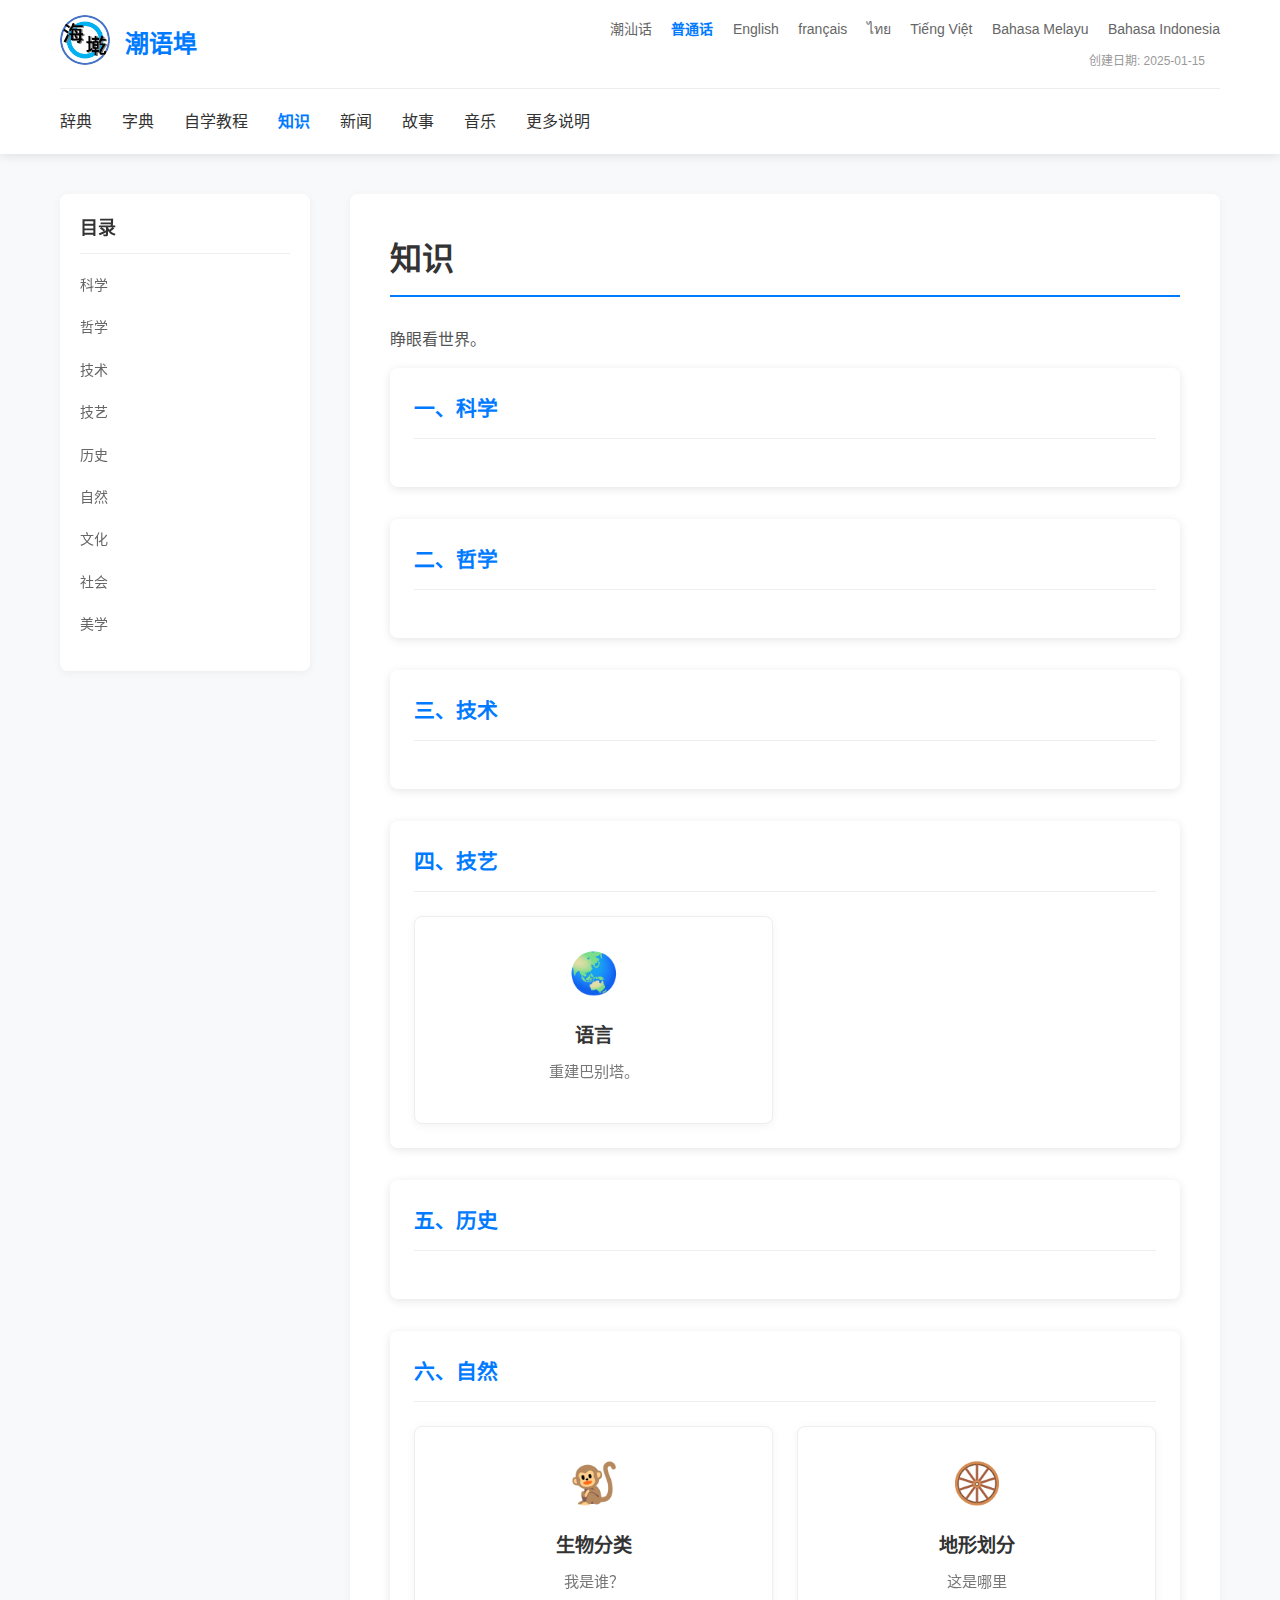
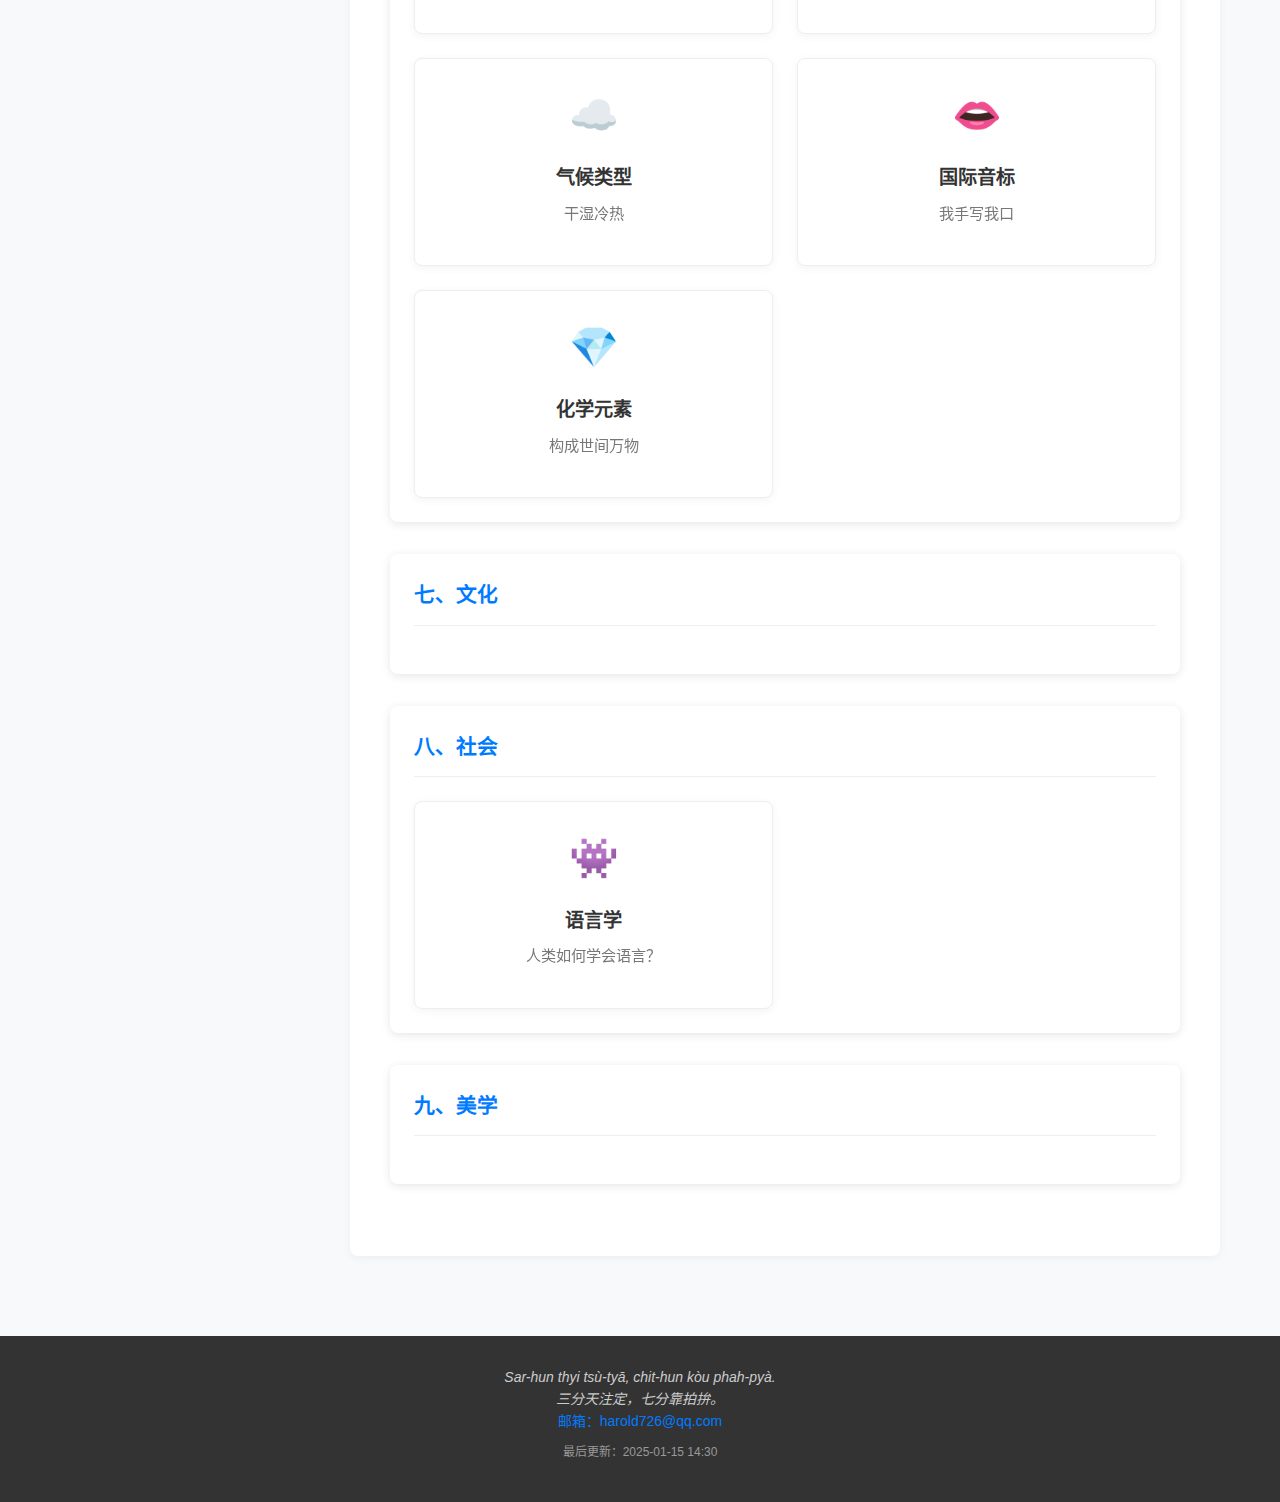
<file: knowledge.html>
<!DOCTYPE html>
<html lang="zh-CN">
<head>
    <meta charset="UTF-8">
    <meta name="viewport" content="width=device-width, initial-scale=1.0">
    <!-- <meta name="keywords" content="潮州话, 潮汕话, 潮州方言, 潮汕方言, 粤东闽方言, 辞典, 词典, 字典, 白话字, 罗马字, teochew"> -->
    <!-- <meta name="description" content="潮汕话辞典，兼收古今中外潮人所用词汇。统一拼写各自发音。多语言对照。"> -->
    <title>知识 | 潮语埠</title>
    <link rel="icon" href="logo/logo.png">
    <link rel="stylesheet" href="styles.css">
</head>
<body>
    <!-- 返回顶部按钮 -->
    <button id="backToTop" class="back-to-top" title="返回顶部">
        ↑
    </button>

    <!-- 顶部导航栏 -->
    <header class="header">
        <div class="container">
            <div class="header-top">
                <div class="site-info">
                    <div class="logo">
                        <img src="logo/logo.png" alt="neoTeochew Logo" width="50" height="50">
                    </div>
                    <h1 class="site-name">潮语埠</h1>
                </div>
                <div class="header-meta">
                    <div class="language-switcher">
                        <a href="index-te.html" class="lang-link">潮汕话</a>
                        <a href="index.html" class="lang-link active">普通话</a>
                        <a href="index-en.html" class="lang-link">English</a>
                        <a href="index-fr.html" class="lang-link">français</a>
                        <a href="index-ta.html" class="lang-link">ไทย</a>
                        <a href="index-vi.html" class="lang-link">Tiếng Việt</a>
                        <a href="index-ma" class="lang-link">Bahasa Melayu</a>
                        <a href="index-id.html" class="lang-link">Bahasa Indonesia</a>
                    </div>
                    <div class="page-info">
                        <span class="creation-date">创建日期: 2025-01-15</span>
                    </div>
                </div>
            </div>
            <nav class="navigation">
                <!-- 响应式导航按钮 -->
                <button class="nav-toggle" aria-label="Toggle navigation">
                    <span class="nav-toggle-icon"></span>
                </button>
                <ul class="nav-list">
                    <li class="nav-item"><a href="index.html" class="nav-link">辞典</a></li>
                    <li class="nav-item"><a href="hanzi-search.html" class="nav-link">字典</a></li>
                    <li class="nav-item"><a href="cources.html" class="nav-link">自学教程</a></li>
                    <li class="nav-item"><a href="knowledge.html" class="nav-link active">知识</a></li>
                    <li class="nav-item"><a href="#" class="nav-link">新闻</a></li>
                    <li class="nav-item"><a href="#" class="nav-link">故事</a></li>
                    <li class="nav-item"><a href="#" class="nav-link">音乐</a></li>
                    <!-- 网站介绍下拉菜单 -->
                    <li class="nav-item dropdown">
                        <a href="#" class="nav-link dropdown-toggle">更多说明</a>
                        <ul class="dropdown-menu">
                            <li class="dropdown-item"><a href="introductions.html" class="dropdown-link">网站介绍</a></li>
                            <li class="dropdown-item"><a href="romazi.html" class="dropdown-link">罗马字方案</a></li>
                            <li class="dropdown-item"><a href="#" class="dropdown-link">潮汕话输入法</a></li>
                            <li class="dropdown-item"><a href="#" class="dropdown-link">参考资料</a></li>
                            <li class="dropdown-item"><a href="logs.html" class="dropdown-link">更新日志</a></li>
                        </ul>
                    </li>
                </ul>
            </nav>
        </div>
    </header>

    <!-- 主要内容区域 -->
    <main class="main-content">
        <div class="container">
            <div class="content-wrapper">
                <!-- 目录 -->
                <aside class="sidebar">
                    <div class="toc">
                        <h3>目录</h3>
                        <ul class="toc-list">
                            <li class="toc-item"><a href="#section1" class="toc-link">科学</a></li>
                            <li class="toc-item"><a href="#section2" class="toc-link">哲学</a></li>
                            <li class="toc-item"><a href="#section3" class="toc-link">技术</a></li>
                            <li class="toc-item"><a href="#section4" class="toc-link">技艺</a></li>
                            <li class="toc-item"><a href="#section5" class="toc-link">历史</a></li>
                            <li class="toc-item"><a href="#section6" class="toc-link">自然</a></li>
                            <li class="toc-item"><a href="#section7" class="toc-link">文化</a></li>
                            <li class="toc-item"><a href="#section8" class="toc-link">社会</a></li>
                            <li class="toc-item"><a href="#section9" class="toc-link">美学</a></li>
                        </ul>
                    </div>
                </aside>

                <!-- 正文 -->
                <article class="content">
                    <h2>知识</h2>
                    <p>睁眼看世界。</p>
                    
                    <div id="section1" class="results-container">
                        <div class="result-header">
                            <h3>一、科学</h3>
                        </div>
                        
                        <div class="cards-container">
                            <!-- 卡片1 -->
                            <!-- <a href="#" class="card">
                                <div class="card-icon">🌈</div>
                                <h4 class="card-title">物理学</h4>
                                <p class="card-info">声光热力电，自然界的一切。</p>
                            </a> -->
                            
                            <!-- 卡片2 -->
                            <!-- <a href="#" class="card">
                                <div class="card-icon">🧪</div>
                                <h4 class="card-title">化学</h4>
                                <p class="card-info">物质间相互作用，千变万化。</p>
                            </a> -->
                            
                            <!-- 卡片3 -->
                            <!-- <a href="#" class="card">
                                <div class="card-icon">🧬</div>
                                <h4 class="card-title">生物学</h4>
                                <p class="card-info">本是同根生，相煎何太急。</p>
                            </a> -->
                            
                            <!-- 卡片4 -->
                            <!-- <a href="#" class="card">
                                <div class="card-icon">🪐</div>
                                <h4 class="card-title">天文学</h4>
                                <p class="card-info">地球是人类的摇篮，但人总会长大。</p>
                            </a> -->
                            
                            <!-- 卡片5 -->
                            <!-- <a href="#" class="card">
                                <div class="card-icon">🌋</div>
                                <h4 class="card-title">地理学</h4>
                                <p class="card-info">时过境迁，沧海桑田。</p>
                            </a> -->
                            
                            <!-- 卡片6 -->
                            <!-- <a href="#" class="card">
                                <div class="card-icon">❤️‍🩹</div>
                                <h4 class="card-title">心理学</h4>
                                <p class="card-info">我会一直陪你。</p>
                            </a> -->
                        </div>
                    </div>

                    <div id="section2" class="results-container">
                        <div class="result-header">
                            <h3>二、哲学</h3>
                        </div>
                    </div>

                    <div id="section3" class="results-container">
                        <div class="result-header">
                            <h3>三、技术</h3>
                        </div>
                    </div>

                    <div id="section4" class="results-container">
                        <div class="result-header">
                            <h3>四、技艺</h3>
                        </div>

                        <div class="cards-container">
                            <!-- 卡片1 -->
                            <a href="#" class="card">
                                <div class="card-icon">🌏</div>
                                <h4 class="card-title">语言</h4>
                                <p class="card-info">重建巴别塔。</p>
                            </a>
                        </div>
                    </div>

                    <div id="section5" class="results-container">
                        <div class="result-header">
                            <h3>五、历史</h3>
                        </div>
                    </div>

                    <div id="section6" class="results-container">
                        <div class="result-header">
                            <h3>六、自然</h3>
                        </div>

                        <div class="cards-container">
                            <!-- 卡片1 -->
                            <a href="knowledge/taxonomy.html" class="card">
                                <div class="card-icon">🐒</div>
                                <h4 class="card-title">生物分类</h4>
                                <p class="card-info">我是谁？</p>
                            </a>

                            <!-- 卡片2 -->
                            <a href="#" class="card">
                                <div class="card-icon">🛞</div>
                                <h4 class="card-title">地形划分</h4>
                                <p class="card-info">这是哪里</p>
                            </a>

                            <!-- 卡片3 -->
                            <a href="#" class="card">
                                <div class="card-icon">☁️</div>
                                <h4 class="card-title">气候类型</h4>
                                <p class="card-info">干湿冷热</p>
                            </a>

                            <!-- 卡片4 -->
                            <a href="#" class="card">
                                <div class="card-icon">👄</div>
                                <h4 class="card-title">国际音标</h4>
                                <p class="card-info">我手写我口</p>
                            </a>

                            <!-- 卡片5 -->
                            <a href="#" class="card">
                                <div class="card-icon">💎</div>
                                <h4 class="card-title">化学元素</h4>
                                <p class="card-info">构成世间万物</p>
                            </a>
                        </div>
                    </div>

                    <div id="section7" class="results-container">
                        <div class="result-header">
                            <h3>七、文化</h3>
                        </div>
                    </div>

                    <div id="section8" class="results-container">
                        <div class="result-header">
                            <h3>八、社会</h3>
                        </div>

                        <div class="cards-container">
                            <!-- 卡片1 -->
                            <a href="#" class="card">
                                <div class="card-icon">👾</div>
                                <h4 class="card-title">语言学</h4>
                                <p class="card-info">人类如何学会语言？</p>
                            </a>
                        </div>
                    </div>

                    <div id="section9" class="results-container">
                        <div class="result-header">
                            <h3>九、美学</h3>
                        </div>
                    </div>
            </article>
        </div>
    </div>
</main>

<!-- 页脚 -->
<footer class="footer">
    <div class="container">
        <div class="footer-content">
            <div class="footer-info">
                <p class="slogan">Sar-hun thyi tsù-tyā, chit-hun kòu phah-pyà.</p>
                <p class="slogan">三分天注定，七分靠拍拚。</p>
                <p class="contact-email">邮箱：harold726@qq.com</p>
                <p class="update-time">最后更新：2025-01-15 14:30</p>
            </div>
        </div>
    </div>
</footer>

<script src="common.js"></script>
<script src="knowledge.js"></script>
</body>
</html>
</file>
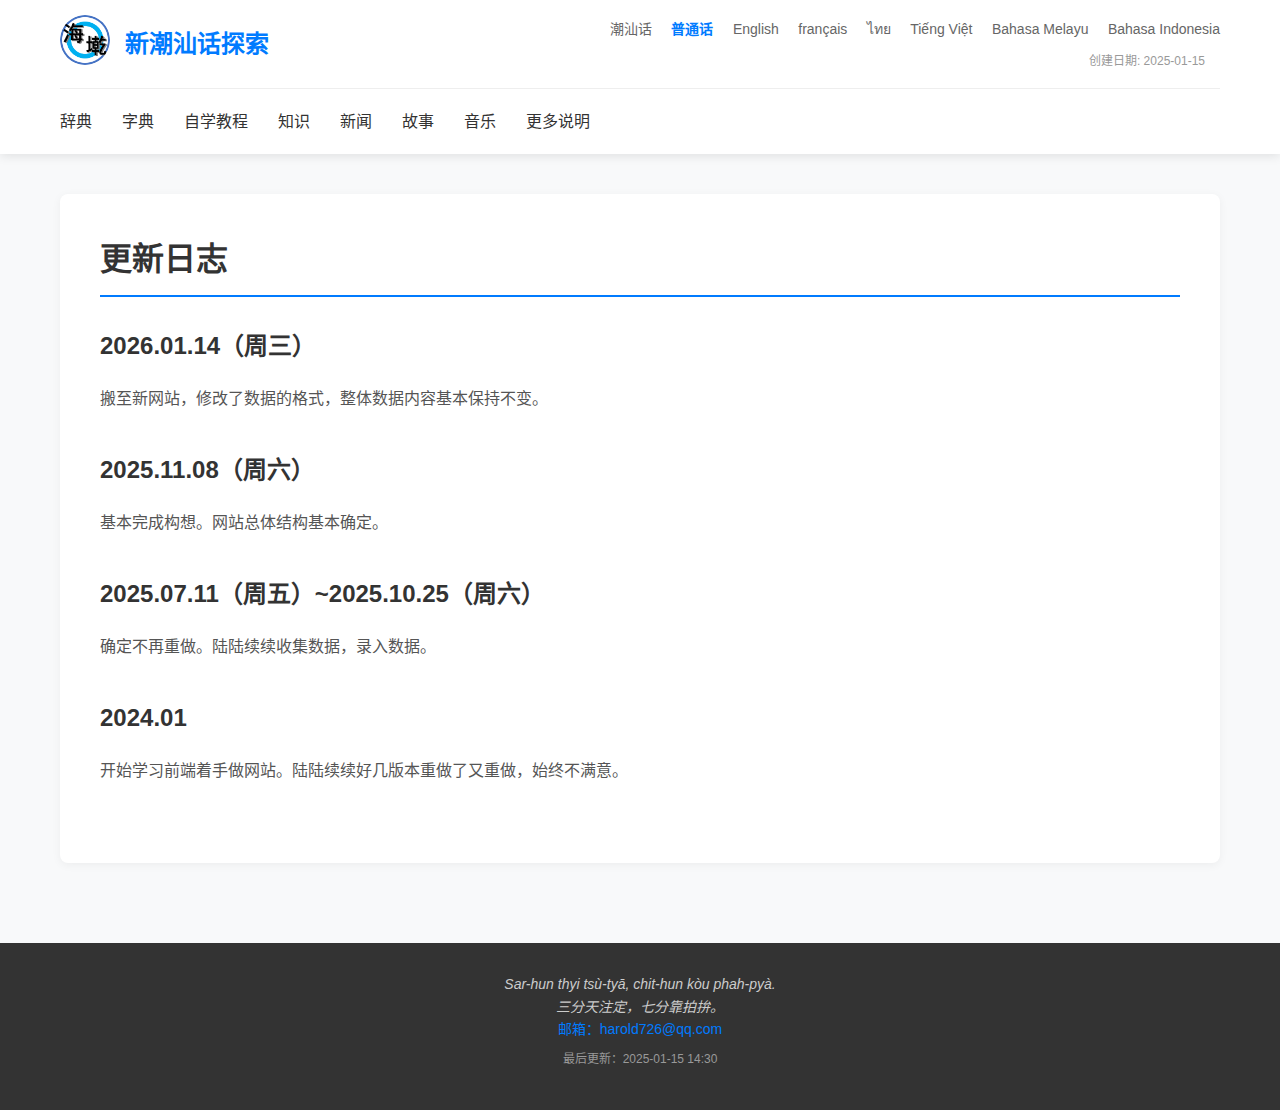
<file: logs.html>
<!DOCTYPE html>
<html lang="zh-CN">
<head>
    <meta charset="UTF-8">
    <meta name="viewport" content="width=device-width, initial-scale=1.0">
    <!-- <meta name="keywords" content="潮州话, 潮汕话, 潮州方言, 潮汕方言, 粤东闽方言, 辞典, 词典, 字典, 白话字, 罗马字"> -->
    <meta name="description" content="潮汕话辞典，兼收古今中外潮人所用词汇。统一拼写各自发音。多语言对照。">
    <title>更新日志|新潮汕话探索</title>
    <link rel="icon" href="logo/logo.png">
    <link rel="stylesheet" href="styles.css">
</head>
<body>
    <!-- 返回顶部按钮 -->
    <button id="backToTop" class="back-to-top" title="返回顶部">
        ↑
    </button>

    <!-- 顶部导航栏 -->
    <header class="header">
        <div class="container">
            <div class="header-top">
                <div class="site-info">
                    <div class="logo">
                        <img src="logo/logo.png" alt="neoTeochew Logo" width="50" height="50">
                    </div>
                    <h1 class="site-name">新潮汕话探索</h1>
                </div>
                <div class="header-meta">
                    <div class="language-switcher">
                        <a href="#" class="lang-link">潮汕话</a>
                        <a href="#" class="lang-link active">普通话</a>
                        <a href="#" class="lang-link">English</a>
                        <a href="#" class="lang-link">français</a>
                        <a href="#" class="lang-link">ไทย</a>
                        <a href="#" class="lang-link">Tiếng Việt</a>
                        <a href="#" class="lang-link">Bahasa Melayu</a>
                        <a href="#" class="lang-link">Bahasa Indonesia</a>
                    </div>
                    <div class="page-info">
                        <span class="creation-date">创建日期: 2025-01-15</span>
                        <!-- <span class="relative-url">/index.html</span> -->
                    </div>
                </div>
            </div>
            <nav class="navigation">
                <!-- 响应式导航按钮 -->
                <button class="nav-toggle" aria-label="Toggle navigation">
                    <span class="nav-toggle-icon"></span>
                </button>
                <ul class="nav-list">
                    <li class="nav-item"><a href="index.html" class="nav-link">辞典</a></li>
                    <li class="nav-item"><a href="#" class="nav-link">字典</a></li>
                    <li class="nav-item"><a href="cources.html" class="nav-link">自学教程</a></li>
                    <li class="nav-item"><a href="#" class="nav-link">知识</a></li>
                    <li class="nav-item"><a href="#" class="nav-link">新闻</a></li>
                    <li class="nav-item"><a href="#" class="nav-link">故事</a></li>
                    <li class="nav-item"><a href="#" class="nav-link">音乐</a></li>
                    <!-- 网站介绍下拉菜单 -->
                    <li class="nav-item dropdown">
                        <a href="#" class="nav-link dropdown-toggle">更多说明</a>
                        <ul class="dropdown-menu">
                            <li class="dropdown-item"><a href="introductions.html" class="dropdown-link">网站介绍</a></li>
                            <li class="dropdown-item"><a href="romazi.html" class="dropdown-link">罗马字方案</a></li>
                            <li class="dropdown-item"><a href="#" class="dropdown-link">潮汕话输入法</a></li>
                            <li class="dropdown-item"><a href="#" class="dropdown-link">参考资料</a></li>
                            <li class="dropdown-item"><a href="logs.html" class="dropdown-link">更新日志</a></li>
                        </ul>
                    </li>
                </ul>
            </nav>
        </div>
    </header>

    <!-- 主要内容区域 -->
    <main class="main-content">
        <div class="container">
            <div class="content-wrapper">

                <!-- 正文 -->
                <article class="content">
                    <h2>更新日志</h2>
                    
                    <section id="section1" class="section">
                        <h3>2026.01.14（周三）</h3>
                        <p>搬至新网站，修改了数据的格式，整体数据内容基本保持不变。</p>
                    </section>

                    <section id="section2" class="section">
                        <h3>2025.11.08（周六）</h3>
                        <p>基本完成构想。网站总体结构基本确定。</p>
                    </section>

                    <section id="section3" class="section">
                        <h3>2025.07.11（周五）~2025.10.25（周六）</h3>
                        <p>确定不再重做。陆陆续续收集数据，录入数据。</p>
                    </section>

                    <section id="section4" class="section">
                        <h3>2024.01</h3>
                        <p>开始学习前端着手做网站。陆陆续续好几版本重做了又重做，始终不满意。</p>
                    </section>
                </article>
            </div>
        </div>
    </main>

    <!-- 页脚 -->
    <footer class="footer">
        <div class="container">
            <div class="footer-content">
                <div class="footer-info">
                    <p class="slogan">Sar-hun thyi tsù-tyā, chit-hun kòu phah-pyà.</p>
                    <p class="slogan">三分天注定，七分靠拍拚。</p>
                    <p class="contact-email">邮箱：harold726@qq.com</p>
                    <p class="update-time">最后更新：2025-01-15 14:30</p>
                </div>
            </div>
        </div>
    </footer>

    <script src="script.js"></script>
</body>
</html>
</file>
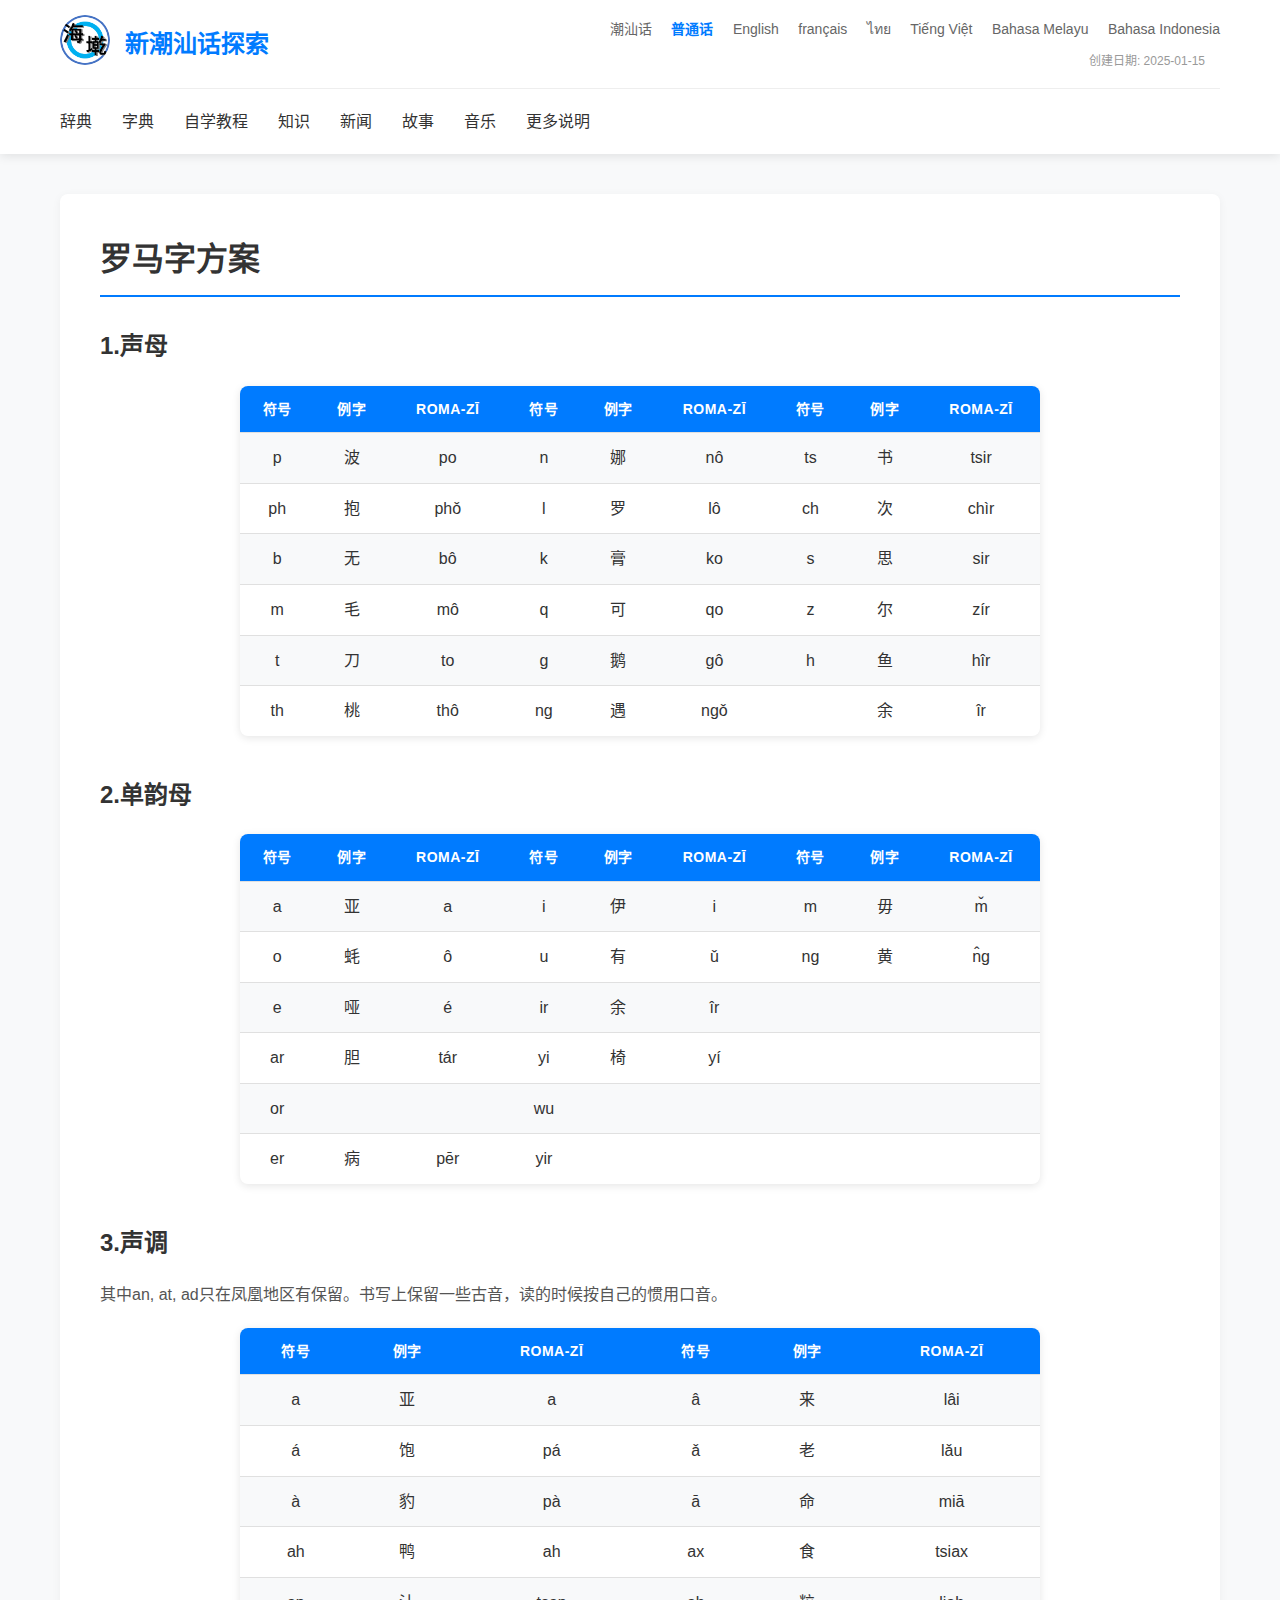
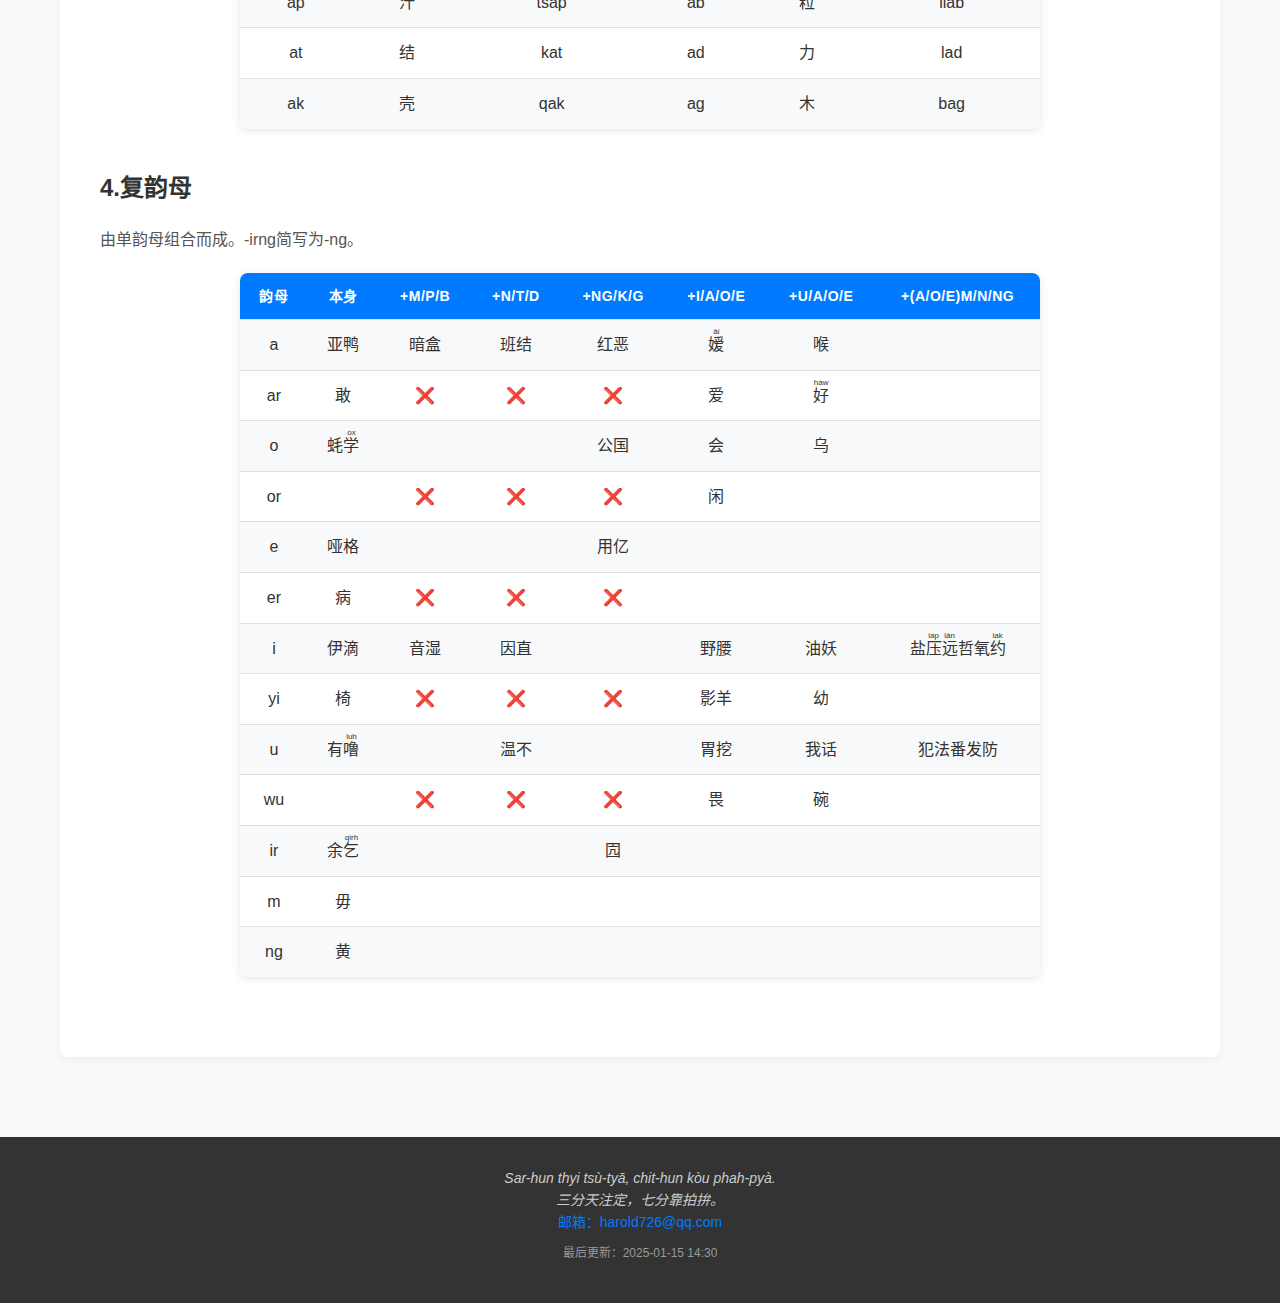
<file: romazi.html>
<!DOCTYPE html>
<html lang="zh-CN">
<head>
    <meta charset="UTF-8">
    <meta name="viewport" content="width=device-width, initial-scale=1.0">
    <meta name="keywords" content="潮州话, 潮汕话, 潮州方言, 潮汕方言, 粤东闽方言, 教材, 教程, 白话字, 罗马字">
    <meta name="description" content="潮汕话辞典，兼收古今中外潮人所用词汇。统一拼写各自发音。多语言对照。">
    <title>罗马字方案|新潮汕话探索</title>
    <link rel="icon" href="logo/logo.png">
    <link rel="stylesheet" href="styles.css">
</head>
<body>
    <!-- 返回顶部按钮 -->
    <button id="backToTop" class="back-to-top" title="返回顶部">
        ↑
    </button>

    <!-- 顶部导航栏 -->
    <header class="header">
        <div class="container">
            <div class="header-top">
                <div class="site-info">
                    <div class="logo">
                        <img src="logo/logo.png" alt="neoTeochew Logo" width="50" height="50">
                    </div>
                    <h1 class="site-name">新潮汕话探索</h1>
                </div>
                <div class="header-meta">
                    <div class="language-switcher">
                        <a href="#" class="lang-link">潮汕话</a>
                        <a href="#" class="lang-link active">普通话</a>
                        <a href="#" class="lang-link">English</a>
                        <a href="#" class="lang-link">français</a>
                        <a href="#" class="lang-link">ไทย</a>
                        <a href="#" class="lang-link">Tiếng Việt</a>
                        <a href="#" class="lang-link">Bahasa Melayu</a>
                        <a href="#" class="lang-link">Bahasa Indonesia</a>
                    </div>
                    <div class="page-info">
                        <span class="creation-date">创建日期: 2025-01-15</span>
                    </div>
                </div>
            </div>
            <nav class="navigation">
                <!-- 响应式导航按钮 -->
                <button class="nav-toggle" aria-label="Toggle navigation">
                    <span class="nav-toggle-icon"></span>
                </button>
                <ul class="nav-list">
                    <li class="nav-item"><a href="index.html" class="nav-link">辞典</a></li>
                    <li class="nav-item"><a href="#" class="nav-link">字典</a></li>
                    <li class="nav-item"><a href="cources.html" class="nav-link">自学教程</a></li>
                    <li class="nav-item"><a href="#" class="nav-link">知识</a></li>
                    <li class="nav-item"><a href="#" class="nav-link">新闻</a></li>
                    <li class="nav-item"><a href="#" class="nav-link">故事</a></li>
                    <li class="nav-item"><a href="#" class="nav-link">音乐</a></li>
                    <!-- 网站介绍下拉菜单 -->
                    <li class="nav-item dropdown">
                        <a href="#" class="nav-link dropdown-toggle">更多说明</a>
                        <ul class="dropdown-menu">
                            <li class="dropdown-item"><a href="introductions.html" class="dropdown-link">网站介绍</a></li>
                            <li class="dropdown-item"><a href="romazi.html" class="dropdown-link">罗马字方案</a></li>
                            <li class="dropdown-item"><a href="#" class="dropdown-link">潮汕话输入法</a></li>
                            <li class="dropdown-item"><a href="#" class="dropdown-link">参考资料</a></li>
                            <li class="dropdown-item"><a href="logs.html" class="dropdown-link">更新日志</a></li>
                        </ul>
                    </li>
                </ul>
            </nav>
        </div>
    </header>

    <!-- 主要内容区域 -->
    <main class="main-content">
        <div class="container">
            <div class="content-wrapper">

                <!-- 正文 -->
                <article class="content">
                    <h2>罗马字方案</h2>

                    <section id="section1" class="section">
                        <h3>1.声母</h3>
                        <table>
                            <tr><th>符号</th><th>例字</th><th>roma-zī</th><th>符号</th><th>例字</th><th>roma-zī</th><th>符号</th><th>例字</th><th>roma-zī</th></tr>
                            <tr><td>p</td><td>波</td><td>po</td><td>n</td><td>娜</td><td>nô</td><td>ts</td><td>书</td><td>tsir</td></tr>
                            <tr><td>ph</td><td>抱</td><td>phǒ</td><td>l</td><td>罗</td><td>lô</td><td>ch</td><td>次</td><td>chìr</td></tr>
                            <tr><td>b</td><td>无</td><td>bô</td><td>k</td><td>膏</td><td>ko</td><td>s</td><td>思</td><td>sir</td></tr>
                            <tr><td>m</td><td>毛</td><td>mô</td><td>q</td><td>可</td><td>qo</td><td>z</td><td>尔</td><td>zír</td></tr>
                            <tr><td>t</td><td>刀</td><td>to</td><td>g</td><td>鹅</td><td>gô</td><td>h</td><td>鱼</td><td>hîr</td></tr>
                            <tr><td>th</td><td>桃</td><td>thô</td><td>ng</td><td>遇</td><td>ngǒ</td><td></td><td>余</td><td>îr</td></tr>
                        </table>
                    </section>

                    <section id="section2" class="section">
                        <h3>2.单韵母</h3>
                        <table>
                            <tr><th>符号</th><th>例字</th><th>roma-zī</th><th>符号</th><th>例字</th><th>roma-zī</th><th>符号</th><th>例字</th><th>roma-zī</th></tr>
                            <tr><td>a</td><td>亚</td><td>a</td><td>i</td><td>伊</td><td>i</td><td>m</td><td>毋</td><td>m̌</td></tr>
                            <tr><td>o</td><td>蚝</td><td>ô</td><td>u</td><td>有</td><td>ǔ</td><td>ng</td><td>黄</td><td>n̂g</td></tr>
                            <tr><td>e</td><td>哑</td><td>é</td><td>ir</td><td>余</td><td>îr</td><td></td><td></td><td></td></tr>
                            <tr><td>ar</td><td>胆</td><td>tár</td><td>yi</td><td>椅</td><td>yí</td><td></td><td></td><td></td></tr>
                            <tr><td>or</td><td></td><td></td><td>wu</td><td></td><td></td><td></td><td></td><td></td></tr>
                            <tr><td>er</td><td>病</td><td>pēr</td><td>yir</td><td></td><td></td><td></td><td></td><td></td></tr>
                        </table>
                    </section>

                    <section id="section1" class="section">
                        <h3>3.声调</h3>
                        <p>其中an, at, ad只在凤凰地区有保留。书写上保留一些古音，读的时候按自己的惯用口音。</p>
                        <table>
                            <tr><th>符号</th><th>例字</th><th>roma-zī</th><th>符号</th><th>例字</th><th>roma-zī</th></tr>
                            <tr><td>a</td><td>亚</td><td>a</td><td>â</td><td>来</td><td>lâi</td></tr>
                            <tr><td>á</td><td>饱</td><td>pá</td><td>ǎ</td><td>老</td><td>lǎu</td></tr>
                            <tr><td>à</td><td>豹</td><td>pà</td><td>ā</td><td>命</td><td>miā</td></tr>
                            <tr><td>ah</td><td>鸭</td><td>ah</td><td>ax</td><td>食</td><td>tsiax</td></tr>
                            <tr><td>ap</td><td>汁</td><td>tsap</td><td>ab</td><td>粒</td><td>liab</td></tr>
                            <tr><td>at</td><td>结</td><td>kat</td><td>ad</td><td>力</td><td>lad</td></tr>
                            <tr><td>ak</td><td>壳</td><td>qak</td><td>ag</td><td>木</td><td>bag</td></tr>
                        </table>
                    </section>
                    <section id="section1" class="section">
                        <h3>4.复韵母</h3>
                        <p>由单韵母组合而成。-irng简写为-ng。</p>
                        <table>
                            <tr><th>韵母</th><th>本身</th><th>+m/p/b</th><th>+n/t/d</th><th>+ng/k/g</th><th>+i/a/o/e</th><th>+u/a/o/e</th><th>+(a/o/e)m/n/ng</th></tr>
                            <tr><td>a</td><td>亚鸭</td><td>暗盒</td><td>班结</td><td>红恶</td><td><ruby>嫒<rt>âi</rt></ruby></td><td>喉</td><td></td></tr>
                            <tr><td>ar</td><td>敢</td><td>❌</td><td>❌</td><td>❌</td><td>爱</td><td><ruby>好<rt>hàw</rt></ruby></td><td></td></tr>
                            <tr><td>o</td><td>蚝<ruby>学<rt>ox</rt></ruby></td><td></td><td></td><td>公国</td><td>会</td><td>乌</td><td></td></tr>
                            <tr><td>or</td><td></td><td>❌</td><td>❌</td><td>❌</td><td>闲</td><td></td><td></td></tr>
                            <tr><td>e</td><td>哑格</td><td></td><td></td><td>用亿</td><td></td><td></td><td></td></tr>
                            <tr><td>er</td><td>病</td><td>❌</td><td>❌</td><td>❌</td><td></td><td></td><td></td></tr>
                            <tr><td>i</td><td>伊滴</td><td>音湿</td><td>因直</td><td></td><td>野腰</td><td>油妖</td><td>盐<ruby>压<rt>iap</rt></ruby><ruby>远<rt>ián</rt></ruby>哲氧<ruby>约<rt>iak</rt></ruby></td></tr>
                            <tr><td>yi</td><td>椅</td><td>❌</td><td>❌</td><td>❌</td><td>影羊</td><td>幼</td><td></td></tr>
                            <tr><td>u</td><td>有<ruby>噜<rt>luh</rt></ruby></td><td></td><td>温不</td><td></td><td>胃挖</td><td>我话</td><td>犯法番发防</td></tr>
                            <tr><td>wu</td><td></td><td>❌</td><td>❌</td><td>❌</td><td>畏</td><td>碗</td><td></td></tr>
                            <tr><td>ir</td><td>余<ruby>乞<rt>qirh</rt></ruby></td><td></td><td></td><td>囥</td><td></td><td></td><td></td></tr>
                            <tr><td>m</td><td>毋</td><td></td><td></td><td></td><td></td><td></td><td></td></tr>
                            <tr><td>ng</td><td>黄</td><td></td><td></td><td></td><td></td><td></td><td></td></tr>
                        </table>
                    </section>
                </article>
            </div>
        </div>
    </main>

    <!-- 页脚 -->
    <footer class="footer">
        <div class="container">
            <div class="footer-content">
                <div class="footer-info">
                    <p class="slogan">Sar-hun thyi tsù-tyā, chit-hun kòu phah-pyà.</p>
                    <p class="slogan">三分天注定，七分靠拍拚。</p>
                    <p class="contact-email">邮箱：harold726@qq.com</p>
                    <p class="update-time">最后更新：2025-01-15 14:30</p>
                </div>
            </div>
        </div>
    </footer>

    <script src="script.js"></script>
</body>
</html>
</file>
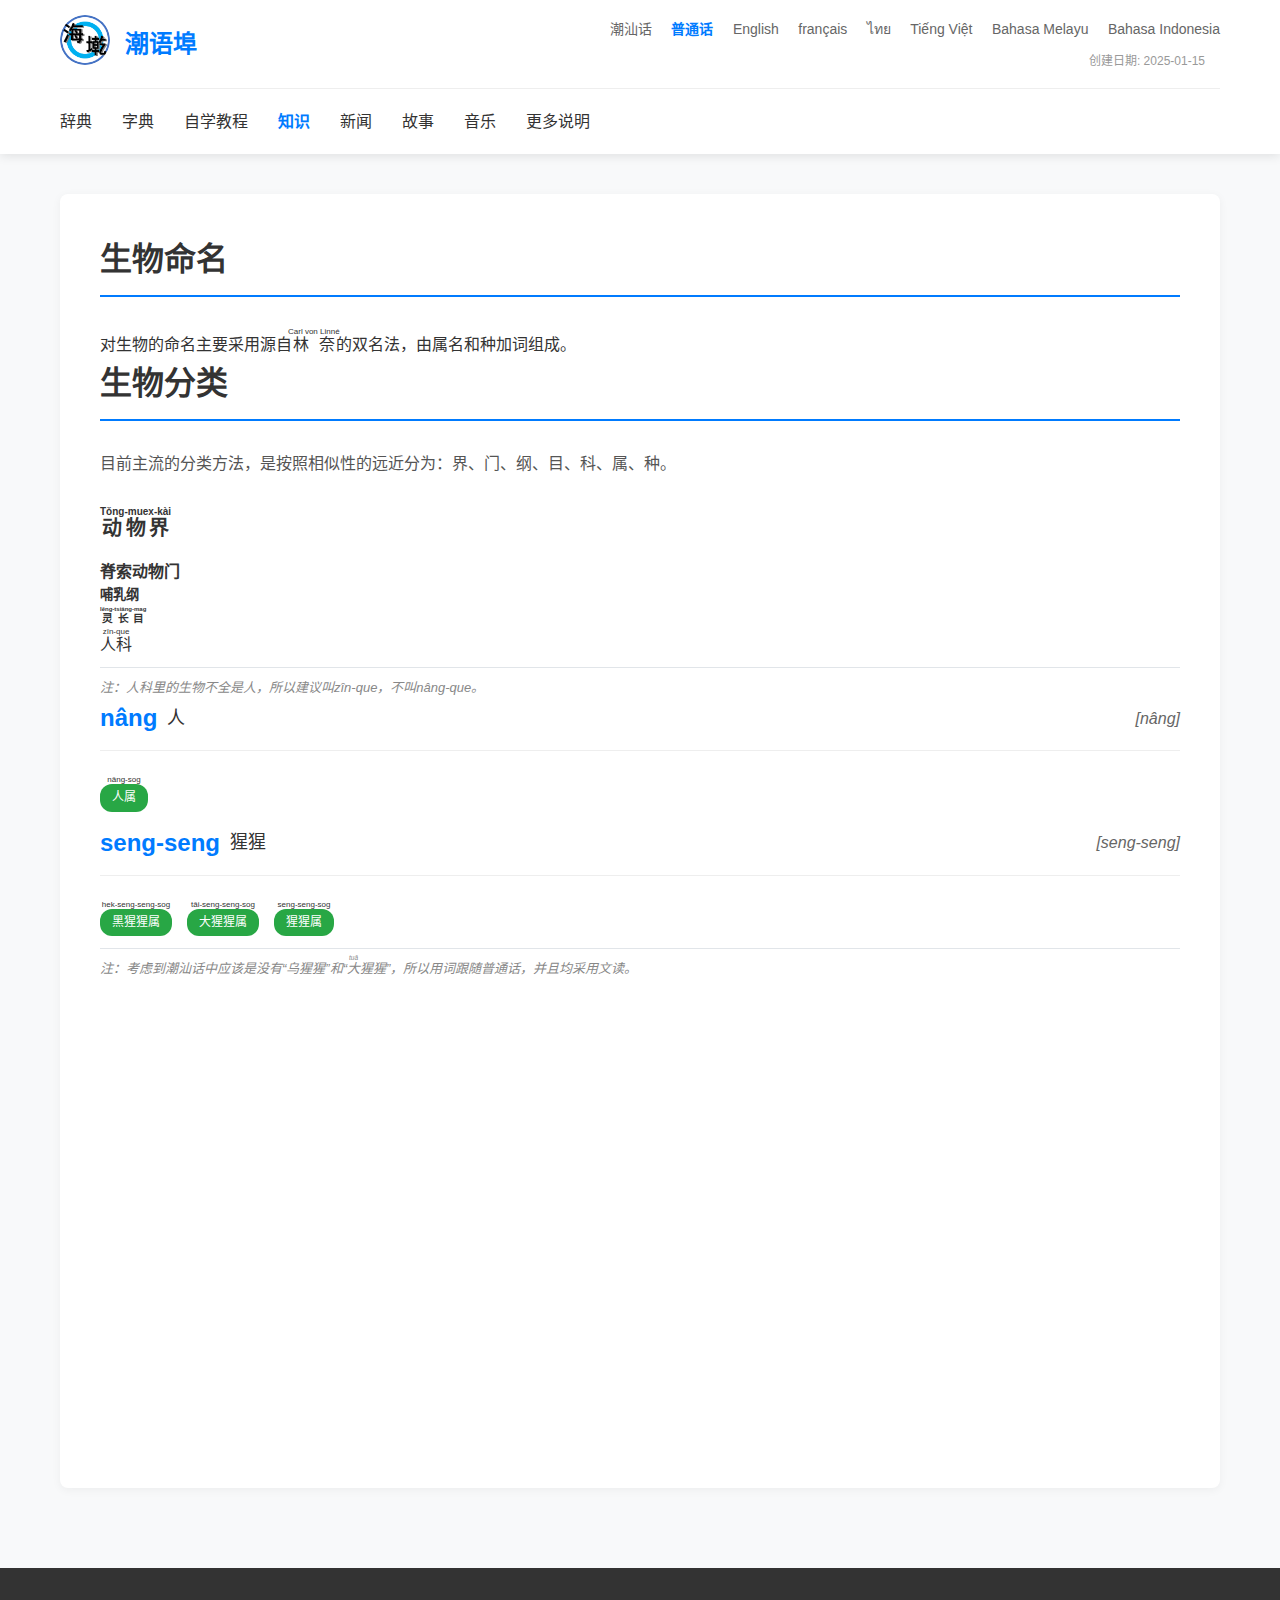
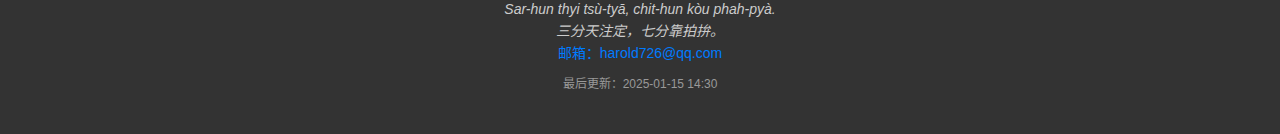
<file: knowledge/taxonomy.html>
<!DOCTYPE html>
<html lang="zh-CN">
<head>
    <meta charset="UTF-8">
    <meta name="viewport" content="width=device-width, initial-scale=1.0">
    <!-- <meta name="keywords" content="潮州话, 潮汕话, 潮州方言, 潮汕方言, 粤东闽方言, 辞典, 词典, 字典, 白话字, 罗马字, teochew"> -->
    <!-- <meta name="description" content="潮汕话辞典，兼收古今中外潮人所用词汇。统一拼写各自发音。多语言对照。"> -->
    <title>生物识别|知识|潮语埠</title>
    <link rel="icon" href="../logo/logo.png">
    <link rel="stylesheet" href="../styles.css">
</head>
<body>
    <!-- 返回顶部按钮 -->
    <button id="backToTop" class="back-to-top" title="返回顶部">
        ↑
    </button>

    <!-- 顶部导航栏 -->
    <header class="header">
        <div class="container">
            <div class="header-top">
                <div class="site-info">
                    <div class="logo">
                        <img src="../logo/logo.png" alt="neoTeochew Logo" width="50" height="50">
                    </div>
                    <h1 class="site-name">潮语埠</h1>
                </div>
                <div class="header-meta">
                    <div class="language-switcher">
                        <a href="../index-teo.html" class="lang-link">潮汕话</a>
                        <a href="../index.html" class="lang-link active">普通话</a>
                        <a href="../index-en.html" class="lang-link">English</a>
                        <a href="../index-fr.html" class="lang-link">français</a>
                        <a href="../index-ta.html" class="lang-link">ไทย</a>
                        <a href="../index-vi.html" class="lang-link">Tiếng Việt</a>
                        <a href="../index-ms.html" class="lang-link">Bahasa Melayu</a>
                        <a href="../index-id.html" class="lang-link">Bahasa Indonesia</a>
                    </div>
                    <div class="page-info">
                        <span class="creation-date">创建日期: 2025-01-15</span>
                    </div>
                </div>
            </div>
            <nav class="navigation">
                <!-- 响应式导航按钮 -->
                <button class="nav-toggle" aria-label="Toggle navigation">
                    <span class="nav-toggle-icon"></span>
                </button>
                <ul class="nav-list">
                    <li class="nav-item"><a href="../index.html" class="nav-link">辞典</a></li>
                    <li class="nav-item"><a href="../hanzi-search.html" class="nav-link">字典</a></li>
                    <li class="nav-item"><a href="../cources.html" class="nav-link">自学教程</a></li>
                    <li class="nav-item"><a href="../knowledge.html" class="nav-link active">知识</a></li>
                    <li class="nav-item"><a href="#" class="nav-link">新闻</a></li>
                    <li class="nav-item"><a href="#" class="nav-link">故事</a></li>
                    <li class="nav-item"><a href="#" class="nav-link">音乐</a></li>
                    <!-- 网站介绍下拉菜单 -->
                    <li class="nav-item dropdown">
                        <a href="#" class="nav-link dropdown-toggle">更多说明</a>
                        <ul class="dropdown-menu">
                            <li class="dropdown-item"><a href="../introductions.html" class="dropdown-link">网站介绍</a></li>
                            <li class="dropdown-item"><a href="../romazi.html" class="dropdown-link">罗马字方案</a></li>
                            <li class="dropdown-item"><a href="#" class="dropdown-link">潮汕话输入法</a></li>
                            <li class="dropdown-item"><a href="#" class="dropdown-link">参考资料</a></li>
                            <li class="dropdown-item"><a href="../logs.html" class="dropdown-link">更新日志</a></li>
                        </ul>
                    </li>
                </ul>
            </nav>
        </div>
    </header>

    <!-- 主要内容区域 -->
    <main class="main-content">
        <div class="container">
            <div class="content-wrapper">
                <!-- 目录 -->
                <!-- <aside class="sidebar">
                    <div class="toc">
                        <h3>目录</h3>
                        <ul class="toc-list">
                            <li class="toc-item"><a href="#bacteria" class="toc-link">细菌域</a></li>
                            <li class="toc-item"><a href="#archaea" class="toc-link">古菌域</a></li>
                            <li class="toc-item"><a href="#eukarya" class="toc-link">真核域</a></li>
                            <li class="toc-item"><a href="#animalia" class="toc-link">动物界</a></li>
                            <li class="toc-item"><a href="#plantae" class="toc-link">植物界</a></li>
                        </ul>
                    </div>
                </aside> -->

                <!-- 正文 -->
                <article class="content">
                    <h2>生物命名</h2>
                    对生物的命名主要采用源自<ruby>林奈<rt>Carl von Linné</rt></ruby>的双名法，由属名和种加词组成。
                    <h2>生物分类</h2>
                    <p>目前主流的分类方法，是按照相似性的远近分为：界、门、纲、目、科、属、种。</p>
                    <!-- 界 -->
                    <section class="taxonomy-section">
                        <!-- 动物界 -->
                        <div class="taxonomy-category">
                            <h3 id="animalia" class="taxonomy-toggle"><ruby>动物界<rt>Tǒng-muex-kài</rt></ruby></h3>
                            <div class="taxonomy-content">
                                <!-- 门 -->
                                <section class="taxonomy-section nested">
                                    <!-- 脊索动物门 -->
                                    <div class="taxonomy-category">
                                        <h4 id="chordata" class="taxonomy-toggle">脊索动物门</h4>
                                        <div class="taxonomy-content">
                                            <!-- 纲 -->
                                            <section class="taxonomy-section nested">
                                                <!-- 哺乳纲 -->
                                                <div class="taxonomy-category">
                                                    <h5 id="" class="taxonomy-toggle">哺乳纲</h5>
                                                    <div class="taxonomy-content">
                                                        <!-- 灵长目 -->
                                                        <div class="taxonomy-category">
                                                            <h6 id="" class="taxonomy-toggle"><ruby>灵长目<rt>lêng-tsiáng-mag</rt></ruby></h5>
                                                            <div class="taxonomy-content">
                                                                <!-- 人科 -->
                                                                <div class="taxonomy-category">
                                                                    <h7 id="" class="taxonomy-toggle"><ruby>人科<rt>zîn-que</rt></ruby></h7>
                                                                    <div class="result-note">注：人科里的生物不全是人，所以建议叫zîn-que，不叫nâng-que。</div>
                                                                    <div class="taxonomy-content">
                                                                        <!-- 人 -->
                                                                        <div class="taxonomy-category">
                                                                            <div class="result-header">
                                                                                <div class="result-word">nâng</div>
                                                                                <div class="result-hanzi">人</div>
                                                                                <div class="result-pronunciation">[nâng]</div>
                                                                            </div>
                                                                            <div class="result-meta">
                                                                                <ruby><span class="result-category">人属</span><rt>nâng-sog</rt></ruby>
                                                                            </div>
                                                                        </div>
                                                                        <!-- 猩猩 -->
                                                                         <div class="taxonomy-category">
                                                                            <div class="result-header">
                                                                                <div class="result-word">seng-seng</div>
                                                                                <div class="result-hanzi">猩猩</div>
                                                                                <div class="result-pronunciation">[seng-seng]</div>
                                                                            </div>
                                                                            <div class="result-meta">
                                                                                <ruby><span class="result-category">黑猩猩属</span><rt>hek-seng-seng-sog</rt></ruby>
                                                                                <ruby><span class="result-category">大猩猩属</span><rt>tǎi-seng-seng-sog</rt></ruby>
                                                                                <ruby><span class="result-category">猩猩属</span><rt>seng-seng-sog</rt></ruby>
                                                                            </div>
                                                                            <div class="result-note">注：考虑到潮汕话中应该是没有“乌猩猩”和“<ruby>大<rt>tuā</rt></ruby>猩猩”，所以用词跟随普通话，并且均采用文读。</div>
                                                                        </div>
                                                                    </div>
                                                                </div>
                                                            </div>
                                                        </div> 
                                                        <!-- 啮齿目 -->
                                                        <div class="taxonomy-category">
                                                            <h6 id="" class="taxonomy-toggle">啮齿目</h5>
                                                            <div class="taxonomy-content">
                                                                
                                                            </div>
                                                        </div>
                                                        <!-- 偶蹄目 -->
                                                        <div class="taxonomy-category">
                                                            <h6 id="" class="taxonomy-toggle">偶蹄目</h5>
                                                            <div class="taxonomy-content">
                                                                
                                                            </div>
                                                        </div>
                                                        <!-- 奇蹄目 -->
                                                        <div class="taxonomy-category">
                                                            <h6 id="" class="taxonomy-toggle">奇蹄目</h5>
                                                            <div class="taxonomy-content">
                                                                
                                                            </div>
                                                        </div>
                                                        <!-- 鳞甲目 -->
                                                        <div class="taxonomy-category">
                                                            <h6 id="" class="taxonomy-toggle">鳞甲目</h5>
                                                            <div class="taxonomy-content">
                                                                
                                                            </div>
                                                        </div> 
                                                        <!-- 食肉目 -->
                                                        <div class="taxonomy-category">
                                                            <h6 id="" class="taxonomy-toggle">食肉目</h5>
                                                            <div class="taxonomy-content">
                                                                
                                                            </div>
                                                        </div> 
                                                    </div>
                                                </div>
                                                <!-- 两栖纲 -->
                                                <div class="taxonomy-category">
                                                    <h5 id="" class="taxonomy-toggle">两栖纲</h5>
                                                    <div class="taxonomy-content">
                                                        
                                                    </div>
                                                </div> 
                                                <!-- 鸟纲 -->
                                                <div class="taxonomy-category">
                                                    <h5 id="" class="taxonomy-toggle">鸟纲</h5>
                                                    <div class="taxonomy-content">
                                                        <!-- 鸽形目 -->
                                                         
                                                    </div>
                                                </div> 
                                            </section>
                                        </div>
                                    </div>
                                    <!-- 节肢动物门 -->
                                    <div class="taxonomy-category">
                                        <h4 id="arthropoda" class="taxonomy-toggle">节肢动物门</h4>
                                        <div class="taxonomy-content">
                                        </div>
                                    </div>
                                    <!-- 软体动物门 -->
                                    <div class="taxonomy-category">
                                        <h4 id="mollusca" class="taxonomy-toggle">软体动物门</h4>
                                        <div class="taxonomy-content">
                                        </div>
                                    </div>
                                    <!-- 环节动物门 -->
                                    <div class="taxonomy-category">
                                        <h4 id="" class="taxonomy-toggle">环节动物门</h4>
                                        <div class="taxonomy-content">
                                        </div>
                                    </div>
                                </section>
                            </div>
                        </div>

                        <!-- 植物界 -->
                        <div class="taxonomy-category">
                            <h3 id="bacteria" class="taxonomy-toggle">植物界</h3>
                            <div class="taxonomy-content">
                            </div>
                        </div>
                        
                        <!-- 真菌界 -->
                        <div class="taxonomy-category">
                            <h3 id="bacteria" class="taxonomy-toggle">真菌界</h3>
                            <div class="taxonomy-content">
                            </div>
                        </div>

                        <!-- 原生生物界 -->
                        <div class="taxonomy-category">
                            <h3 id="bacteria" class="taxonomy-toggle">原生生物界</h3>
                            <div class="taxonomy-content">
                            </div>
                        </div>

                        <!-- 细菌界 -->
                        <div class="taxonomy-category">
                            <h3 id="bacteria" class="taxonomy-toggle">原核生物界</h3>
                            <div class="taxonomy-content">
                            </div>
                        </div>
                    </section>
                </article>
            </div>
        </div>
    </main>

    <!-- 页脚 -->
    <footer class="footer">
        <div class="container">
            <div class="footer-content">
                <div class="footer-info">
                    <p class="slogan">Sar-hun thyi tsù-tyā, chit-hun kòu phah-pyà.</p>
                    <p class="slogan">三分天注定，七分靠拍拚。</p>
                    <p class="contact-email">邮箱：harold726@qq.com</p>
                    <p class="update-time">最后更新：2025-01-15 14:30</p>
                </div>
            </div>
        </div>
    </footer>

    <script src="../common.js"></script>
    <script src="taxonomy.js"></script>
</body>
</html>
</file>
<file: styles.css>
/* 全局样式重置 */
* {
    margin: 0;
    padding: 0;
    box-sizing: border-box;
}

body {
    font-family: 'Microsoft YaHei', Arial, sans-serif;
    line-height: 1.6;
    color: #333;
    background-color: #f8f9fa;
}

.container {
    max-width: 1200px;
    margin: 0 auto;
    padding: 0 20px;
}

/* 返回顶部按钮 */
.back-to-top {
    position: fixed;
    bottom: 30px;
    right: 30px;
    width: 50px;
    height: 50px;
    background-color: #007bff;
    color: white;
    border: none;
    border-radius: 50%;
    font-size: 24px;
    cursor: pointer;
    opacity: 0;
    visibility: hidden;
    transition: opacity 0.3s, visibility 0.3s, transform 0.3s;
    z-index: 1000;
    box-shadow: 0 2px 10px rgba(0, 0, 0, 0.2);
}

.back-to-top:hover {
    background-color: #0056b3;
    transform: translateY(-5px);
}

.back-to-top.visible {
    opacity: 1;
    visibility: visible;
}

/* 顶部导航栏 */
.header {
    background-color: white;
    box-shadow: 0 2px 10px rgba(0, 0, 0, 0.1);
    z-index: 100;
}

.header-top {
    display: flex;
    justify-content: space-between;
    align-items: center;
    padding: 15px 0;
    border-bottom: 1px solid #eee;
}

.site-info {
    display: flex;
    align-items: center;
}

.logo img {
    border-radius: 50%;
    margin-right: 15px;
}

.site-name {
    font-size: 24px;
    font-weight: bold;
    color: #007bff;
}

.header-meta {
    display: flex;
    flex-direction: column;
    align-items: flex-end;
}

.language-switcher {
    margin-bottom: 10px;
}

.lang-link {
    text-decoration: none;
    color: #666;
    margin-left: 15px;
    font-size: 14px;
}

.lang-link.active {
    color: #007bff;
    font-weight: bold;
}

.page-info {
    display: flex;
    font-size: 12px;
    color: #999;
}

.creation-date {
    margin-right: 15px;
}

.navigation {
    padding: 15px 0;
    position: relative;
}

/* 响应式导航按钮 */
.nav-toggle {
    display: none;
    background: none;
    border: none;
    cursor: pointer;
    padding: 5px;
    z-index: 1000;
}

.nav-toggle-icon {
    display: block;
    width: 24px;
    height: 3px;
    background-color: #333;
    position: relative;
    transition: all 0.3s ease;
}

.nav-toggle-icon::before,
.nav-toggle-icon::after {
    content: '';
    position: absolute;
    width: 24px;
    height: 3px;
    background-color: #333;
    transition: all 0.3s ease;
}

.nav-toggle-icon::before {
    top: -8px;
}

.nav-toggle-icon::after {
    top: 8px;
}

.nav-list {
    display: flex;
    list-style: none;
    margin: 0;
    padding: 0;
}

.nav-list .active{
    color: #007bff;
    font-weight: bold;
}

.nav-item {
    margin-right: 30px;
    position: relative;
}

.nav-link {
    text-decoration: none;
    color: #333;
    font-weight: 500;
    transition: color 0.3s;
    display: inline-block;
    padding: 5px 0;
}

.nav-link:hover {
    color: #007bff;
}

/* 下拉菜单样式 */
.dropdown {
    position: relative;
}

.dropdown-menu {
    display: none;
    position: absolute;
    top: 100%;
    left: 0;
    background-color: white;
    min-width: 180px;
    box-shadow: 0 2px 10px rgba(0, 0, 0, 0.1);
    border-radius: 4px;
    padding: 10px 0;
    z-index: 100;
    list-style: none;
    margin: 0;
}

.dropdown:hover .dropdown-menu {
    display: block;
}

.dropdown-item {
    margin: 0;
    padding: 0;
}

.dropdown-link {
    display: block;
    text-decoration: none;
    color: #333;
    padding: 8px 20px;
    transition: background-color 0.3s, color 0.3s;
    font-weight: 400;
}

.dropdown-link:hover {
    background-color: #f5f5f5;
    color: #007bff;
}

/* 响应式设计 */
@media (max-width: 1024px) {
    .nav-toggle {
        display: block;
    }
    
    .nav-list {
        display: none;
        position: absolute;
        top: 100%;
        left: 0;
        right: 0;
        background-color: white;
        box-shadow: 0 2px 10px rgba(0, 0, 0, 0.1);
        border-radius: 4px;
        padding: 15px;
        z-index: 100;
        flex-direction: column;
    }
    
    .nav-list.active {
        display: flex;
    }
    
    .nav-item {
        margin-right: 0;
        margin-bottom: 10px;
    }
    
    .nav-item:last-child {
        margin-bottom: 0;
    }
    
    /* 下拉菜单在移动端的样式 */
    .dropdown-menu {
        position: static;
        display: none;
        box-shadow: none;
        padding-left: 20px;
    }
    
    .dropdown.active .dropdown-menu {
        display: block;
    }
    
    .dropdown-link {
        padding: 6px 0;
    }
}

/* 主要内容区域 */
.main-content {
    padding: 40px 0;
}

.content-wrapper {
    display: flex;
    gap: 40px;
}

/* 目录 */
.sidebar {
    width: 250px;
    flex-shrink: 0;
}

.toc {
    background-color: white;
    padding: 20px;
    border-radius: 8px;
    box-shadow: 0 2px 10px rgba(0, 0, 0, 0.05);
    position: sticky;
    top: 120px;
}

.toc h3 {
    font-size: 18px;
    margin-bottom: 15px;
    color: #333;
    border-bottom: 1px solid #eee;
    padding-bottom: 10px;
}

.toc-list {
    list-style: none;
}

.toc-item {
    margin-bottom: 10px;
}

.toc-link {
    text-decoration: none;
    color: #666;
    font-size: 14px;
    transition: color 0.3s;
    display: block;
    padding: 5px 0;
}

.toc-link:hover {
    color: #007bff;
    padding-left: 5px;
}

/* 正文 */
.content {
    flex: 1;
    background-color: white;
    padding: 40px;
    border-radius: 8px;
    box-shadow: 0 2px 10px rgba(0, 0, 0, 0.05);
}

/* 搜索区域样式 */
.search-container {
    margin-bottom: 30px;
}

.search-input-wrapper {
    display: flex;
    gap: 10px;
    margin-bottom: 20px;
    flex-wrap: wrap;
}

.search-input {
    flex: 1;
    min-width: 250px;
    padding: 12px 16px;
    font-size: 16px;
    border: 2px solid #e1e5e9;
    border-radius: 8px;
    transition: border-color 0.3s, box-shadow 0.3s;
    font-family: 'Microsoft YaHei', Arial, sans-serif;
}

.search-input:focus {
    outline: none;
    border-color: #007bff;
    box-shadow: 0 0 0 3px rgba(0, 123, 255, 0.1);
}

.search-btn {
    padding: 12px 24px;
    font-size: 16px;
    background-color: #007bff;
    color: white;
    border: none;
    border-radius: 8px;
    cursor: pointer;
    transition: background-color 0.3s, transform 0.2s;
    font-family: 'Microsoft YaHei', Arial, sans-serif;
    font-weight: 500;
}

.search-btn:hover {
    background-color: #0056b3;
    transform: translateY(-1px);
}

.search-btn:active {
    transform: translateY(0);
}

/* 搜索选项样式 */
.search-options {
    background-color: #f8f9fa;
    padding: 20px;
    border-radius: 8px;
    margin-bottom: 20px;
    border: 1px solid #e1e5e9;
}

.options-row {
    display: flex;
    gap: 30px;
    flex-wrap: wrap;
}

.option-item {
    display: flex;
    align-items: center;
    gap: 8px;
    cursor: pointer;
    user-select: none;
}

.option-item input[type="checkbox"] {
    width: 18px;
    height: 18px;
    cursor: pointer;
    accent-color: #007bff;
}

.option-item label {
    font-size: 14px;
    color: #333;
    cursor: pointer;
    transition: color 0.3s;
}

.option-item:hover label {
    color: #007bff;
}

/* 词汇数量信息 */
.vocab-count {
    font-size: 14px;
    color: #666;
    padding: 15px;
    background-color: #e7f3ff;
    border-left: 4px solid #007bff;
    border-radius: 0 8px 8px 0;
    margin-bottom: 30px;
}

.vocab-count span {
    font-weight: 500;
    color: #007bff;
}

.view-all-words {
    color: #007bff;
    text-decoration: none;
    font-weight: 500;
    transition: color 0.3s;
}

.view-all-words:hover {
    color: #0056b3;
    text-decoration: underline;
}

/* 搜索结果样式 */
.search-results {
    margin-top: 30px;
}

.result-item {
    background-color: #f8f9fa;
    border: 1px solid #e1e5e9;
    border-radius: 8px;
    padding: 20px;
    margin-bottom: 15px;
    transition: box-shadow 0.3s, transform 0.2s;
}

.result-item:hover {
    box-shadow: 0 4px 12px rgba(0, 0, 0, 0.1);
    transform: translateY(-2px);
}

.result-header {
    display: flex;
    align-items: center;
    margin-bottom: 15px;
    padding-bottom: 10px;
    border-bottom: 1px solid #e1e5e9;
    gap: 10px;
}

.result-word {
    font-size: 24px;
    font-weight: bold;
    color: #007bff;
}

.result-hanzi {
    font-size: 18px;
    color: #333;
    margin: 0;
}

.result-pronunciation {
    font-size: 16px;
    color: #666;
    font-style: italic;
    margin-left: auto;
}

.result-meta {
    display: flex;
    gap: 15px;
    margin-bottom: 12px;
}

.result-speech {
    display: inline-block;
    padding: 4px 12px;
    background-color: #007bff;
    color: white;
    border-radius: 12px;
    font-size: 12px;
    font-weight: 500;
}

.result-category {
    display: inline-block;
    padding: 4px 12px;
    background-color: #28a745;
    color: white;
    border-radius: 12px;
    font-size: 12px;
    font-weight: 500;
}

.result-radical {
    display: inline-block;
    padding: 8px 16px;
    background-color: #28a745;
    color: white;
    border-radius: 16px;
    font-size: 14px;
    font-weight: 600;
    margin: 10px 0;
    box-shadow: 0 2px 4px rgba(0, 0, 0, 0.1);
}

/* 重新设计发音部分的排版 */
.main-pronunciation-section {
    margin: 15px 0;
    padding: 15px;
    background-color: #f0f8ff;
    border-radius: 8px;
    border-left: 4px solid #007bff;
    display: flex;
    flex-wrap: wrap;
    gap: 12px;
}

.main-pronunciation-item {
    flex: 0 0 auto;
    width: calc(33.333% - 8px);
    min-width: 200px;
    margin: 0;
    padding: 10px 12px;
    background-color: white;
    border-radius: 6px;
    font-size: 13px;
    line-height: 1.5;
    border: 1px solid #e0e0e0;
    transition: all 0.2s ease;
    box-shadow: 0 1px 3px rgba(0, 0, 0, 0.05);
}

.main-pronunciation-item:hover {
    border-color: #007bff;
    background-color: #f8f9fa;
    transform: translateY(-2px);
    box-shadow: 0 3px 6px rgba(0, 0, 0, 0.1);
}

.secondary-pronunciation {
    margin: 15px 0;
    padding: 12px;
    background-color: #fafafa;
    border-radius: 6px;
    font-size: 12px;
    color: #777;
    border: 1px solid #e9ecef;
    display: flex;
    flex-wrap: wrap;
    gap: 10px;
}

.secondary-pronunciation > * {
    flex: 0 0 auto;
    padding: 6px 10px;
    background-color: white;
    border-radius: 4px;
    border: 1px solid #e0e0e0;
    box-shadow: 0 1px 2px rgba(0, 0, 0, 0.05);
    transition: all 0.2s ease;
}

.secondary-pronunciation > *:hover {
    background-color: #f8f9fa;
    border-color: #d0d0d0;
    transform: translateY(-1px);
}

/* 定义和翻译区域优化 */
.definitions-section {
    margin: 15px 0;
    padding: 20px;
    background-color: #fafafa;
    border-radius: 8px;
    border: 1px solid #e0e0e0;
}

.definition-item {
    margin: 12px 0;
    font-size: 14px;
    line-height: 1.6;
    display: flex;
    align-items: flex-start;
}

.definition-label {
    display: inline-block;
    width: 110px;
    font-weight: 600;
    color: #007bff;
    vertical-align: top;
    flex-shrink: 0;
    margin-right: 10px;
}

.definition-text {
    display: inline-block;
    color: #333;
    vertical-align: top;
    flex: 1;
}

.result-definition {
    font-size: 14px;
    color: #555;
    margin-bottom: 10px;
    line-height: 1.6;
}

.result-romazi {
    font-size: 13px;
    color: #999;
    font-style: italic;
    margin-bottom: 10px;
    padding: 8px 12px;
    background-color: #f8f9fa;
    border-radius: 4px;
}

.result-translations {
    font-size: 14px;
    margin-bottom: 10px;
}

.translation-item {
    display: flex;
    align-items: flex-start;
    margin-bottom: 6px;
}

.translation-label {
    min-width: 80px;
    color: #007bff;
    font-weight: 500;
}

.translation-text {
    color: #666;
    flex: 1;
}

/* 表格样式 */
.content table {
    width: 100%;
    max-width: 800px;
    margin: 20px auto;
    border-collapse: collapse;
    background-color: white;
    box-shadow: 0 2px 8px rgba(0, 0, 0, 0.1);
    border-radius: 8px;
    overflow: hidden;
}

.content th,
.content td {
    padding: 12px 15px;
    text-align: center;
    border-bottom: 1px solid #e0e0e0;
}

.content th {
    background-color: #007bff;
    color: white;
    font-weight: 600;
    text-transform: uppercase;
    font-size: 14px;
    letter-spacing: 0.5px;
}

.content tr:nth-child(even) {
    background-color: #f8f9fa;
}

.content tr:hover {
    background-color: #e9ecef;
}

.content tr:last-child td {
    border-bottom: none;
}

.content h3 {
    margin-top: 30px;
    margin-bottom: 15px;
    color: #333;
    font-size: 20px;
}

.content p {
    margin-bottom: 15px;
    line-height: 1.6;
    color: #555;
}

.result-example {
    background-color: white;
    padding: 15px;
    border-radius: 6px;
    margin-top: 10px;
    border-left: 3px solid #007bff;
}

.example-label {
    font-size: 12px;
    color: #999;
    margin-bottom: 8px;
    font-weight: 500;
}

.example-teochew {
    font-size: 16px;
    color: #333;
    margin-bottom: 6px;
    font-weight: 500;
}

.example-romazi {
    font-size: 13px;
    color: #999;
    font-style: italic;
    margin-bottom: 8px;
}

.example-translations {
    margin-top: 8px;
    padding-top: 8px;
    border-top: 1px solid #e1e5e9;
}

.example-translations .translation-item {
    margin-bottom: 4px;
}

.result-note {
    font-size: 13px;
    color: #888;
    font-style: italic;
    margin-top: 10px;
    padding-top: 10px;
    border-top: 1px solid #e1e5e9;
}

.no-results {
    text-align: center;
    padding: 40px;
    color: #999;
    font-size: 16px;
}

/* 主要发音样式 - 一行一个 */
.main-pronunciation-section {
    margin: 15px 0;
    padding: 10px;
    background-color: #f8f9fa;
    border-radius: 6px;
    border-left: 3px solid #007bff;
}

.main-pronunciation-item {
    margin: 5px 0;
    font-size: 14px;
    line-height: 1.6;
    color: #333;
}

/* 次要发音样式 - 同一行，间隔等长 */
.secondary-pronunciation {
    margin: 10px 0;
    padding: 8px 12px;
    background-color: #e9ecef;
    border-radius: 4px;
    font-size: 13px;
    color: #666;
}

/* 定义和翻译区域样式 */
.definitions-section {
    margin: 15px 0;
    padding: 15px;
    background-color: #f8f9fa;
    border-radius: 6px;
}

.definition-item {
    margin: 10px 0;
    font-size: 14px;
    line-height: 1.6;
}

.definition-label {
    display: inline-block;
    width: 100px;
    font-weight: 600;
    color: #007bff;
    vertical-align: top;
}

.definition-text {
    display: inline-block;
    color: #333;
    vertical-align: top;
}

/* 例子区域样式 */
.examples-section {
    margin: 15px 0;
    padding: 15px;
    background-color: #f8f9fa;
    border-radius: 6px;
    border-left: 3px solid #28a745;
}

.example-item {
    margin: 15px 0;
    padding: 10px;
    background-color: white;
    border-radius: 4px;
    border-left: 2px solid #dee2e6;
}

.example-label {
    font-size: 12px;
    color: #666;
    margin-bottom: 5px;
    font-weight: 500;
}

.example-teochew {
    font-size: 16px;
    color: #333;
    margin-bottom: 5px;
    font-weight: 500;
}

.example-romazi {
    font-size: 14px;
    color: #666;
    margin-bottom: 10px;
    font-style: italic;
}

.example-translations {
    margin-top: 10px;
}

.example-translation-item {
    margin: 5px 0;
    font-size: 13px;
    line-height: 1.5;
}

.example-translation-label {
    display: inline-block;
    width: 100px;
    font-weight: 500;
    color: #28a745;
    vertical-align: top;
}

.example-translation-text {
    display: inline-block;
    color: #333;
    vertical-align: top;
}

.content h2 {
    font-size: 32px;
    margin-bottom: 30px;
    color: #333;
    border-bottom: 2px solid #007bff;
    padding-bottom: 10px;
}

.section {
    margin-bottom: 40px;
}

.section h3 {
    font-size: 24px;
    margin-bottom: 20px;
    color: #333;
}

.section p {
    margin-bottom: 15px;
    text-align: justify;
}

.section ul {
    margin-left: 20px;
    margin-bottom: 15px;
}

.section li {
    margin-bottom: 8px;
}

/* 筛选控件样式 */
.filter-controls {
    display: flex;
    gap: 20px;
    margin-bottom: 20px;
    padding: 15px;
    background-color: #f8f9fa;
    border: 1px solid #e1e5e9;
    border-radius: 8px;
    flex-wrap: wrap;
    align-items: center;
}

.filter-item {
    display: flex;
    align-items: center;
    gap: 10px;
}

.filter-item label {
    font-size: 14px;
    color: #333;
    font-weight: 500;
}

.filter-item select {
    padding: 8px 12px;
    border: 2px solid #e1e5e9;
    border-radius: 6px;
    font-size: 14px;
    font-family: 'Microsoft YaHei', Arial, sans-serif;
    transition: border-color 0.3s;
    min-width: 150px;
}

.filter-item select:focus {
    outline: none;
    border-color: #007bff;
    box-shadow: 0 0 0 3px rgba(0, 123, 255, 0.1);
}

.reset-btn {
    padding: 8px 16px;
    background-color: #6c757d;
    color: white;
    border: none;
    border-radius: 6px;
    font-size: 14px;
    cursor: pointer;
    transition: background-color 0.3s;
    font-family: 'Microsoft YaHei', Arial, sans-serif;
    font-weight: 500;
}

.reset-btn:hover {
    background-color: #5a6268;
}

/* 所有词汇页面样式 */
.words-container {
    margin-top: 20px;
    overflow-x: auto;
}

.loading {
    text-align: center;
    color: #666;
    font-size: 16px;
    padding: 20px;
}

.error {
    text-align: center;
    color: #dc3545;
    font-size: 16px;
    padding: 20px;
}

/* 表格通用样式 */
.vocabulary-table,
.hanzi-table {
    width: 100%;
    border-collapse: collapse;
    background-color: white;
    box-shadow: 0 2px 10px rgba(0, 0, 0, 0.1);
    border-radius: 8px;
    overflow: hidden;
    margin-top: 20px;
    font-size: 14px;
}

.vocabulary-table th,
.vocabulary-table td,
.hanzi-table th,
.hanzi-table td {
    padding: 12px 15px;
    border-bottom: 1px solid #e0e0e0;
    line-height: 1.5;
}

.vocabulary-table th,
.hanzi-table th {
    background-color: #007bff;
    color: white;
    font-weight: 600;
    font-size: 12px;
    text-align: center;
    vertical-align: middle;
    padding: 15px 10px;
    white-space: nowrap;
}

/* 词汇表（6列）样式 */
.vocabulary-table th:nth-child(1) {
    width: 20%;
    text-align: left;
}

.vocabulary-table th:nth-child(2) {
    width: 15%;
}

.vocabulary-table th:nth-child(3),
.vocabulary-table th:nth-child(4) {
    width: 10%;
}

.vocabulary-table th:nth-child(5),
.vocabulary-table th:nth-child(6) {
    width: 22.5%;
    text-align: left;
}

/* 汉字表（5列）样式 */
.hanzi-table th:nth-child(1) {
    width: 12%;
    text-align: center;
}

.hanzi-table th:nth-child(2) {
    width: 18%;
    text-align: center;
}

.hanzi-table th:nth-child(3) {
    width: 10%;
    text-align: center;
}

.hanzi-table th:nth-child(4) {
    width: 35%;
    text-align: left;
}

.hanzi-table th:nth-child(5) {
    width: 25%;
    text-align: left;
}

/* 汉字表单元格样式 */
.hanzi-table td:nth-child(1) {
    width: 12%;
    text-align: center;
    font-weight: 600;
}

.hanzi-table td:nth-child(2) {
    width: 18%;
    text-align: center;
}

.hanzi-table td:nth-child(3) {
    width: 10%;
    text-align: center;
}

.hanzi-table td:nth-child(4) {
    width: 35%;
    text-align: left;
}

.hanzi-table td:nth-child(5) {
    width: 25%;
    text-align: left;
}

/* 单元格基础样式 */
.vocabulary-table td,
.hanzi-table td {
    color: #333;
    vertical-align: top;
    padding: 12px 15px;
}

/* 词汇表特定列样式 */
.vocabulary-table td:nth-child(1),
.vocabulary-table td:nth-child(5),
.vocabulary-table td:nth-child(6) {
    text-align: left;
}

.vocabulary-table td:nth-child(2),
.vocabulary-table td:nth-child(3),
.vocabulary-table td:nth-child(4) {
    text-align: center;
}

.vocabulary-table td:nth-child(5) {
    font-size: 13px;
    line-height: 1.4;
}

/* 行样式 */
.vocabulary-table tbody tr:nth-child(even),
.hanzi-table tbody tr:nth-child(even) {
    background-color: #f8f9fa;
}

.vocabulary-table tbody tr:hover,
.hanzi-table tbody tr:hover {
    background-color: #e9ecef;
}

.vocabulary-table tbody tr:last-child td,
.hanzi-table tbody tr:last-child td {
    border-bottom: none;
}

/* 处理表格内容中的换行 */
.vocabulary-table td br,
.hanzi-table td br {
    margin: 5px 0;
}

/* 分类列的上下间距 */
.vocabulary-table .result-category{
    margin-bottom: 1px;
}

/* 优化小屏幕下的表格显示 */
@media (max-width: 768px) {
    .vocabulary-table,
    .hanzi-table {
        font-size: 13px;
    }
    
    .vocabulary-table th,
    .vocabulary-table td,
    .hanzi-table th,
    .hanzi-table td {
        padding: 8px 10px;
    }
    
    .vocabulary-table th,
    .hanzi-table th {
        font-size: 11px;
    }
}

/* 页脚 */
.footer {
    background-color: #333;
    color: white;
    padding: 30px 0;
    margin-top: 40px;
}

.footer-content {
    display: flex;
    justify-content: center;
    align-items: center;
}

.footer-info {
    text-align: center;
}

.contact-email {
    font-size: 14px;
    margin-bottom: 10px;
    color: #007bff;
}

.update-time {
    font-size: 12px;
    margin-bottom: 10px;
    color: #999;
}

.slogan {
    font-size: 14px;
    color: #ccc;
    font-style: italic;
    margin: 0;
}

/* 响应式设计 */
@media (max-width: 992px) {
    .content-wrapper {
        flex-direction: column;
    }
    
    .sidebar {
        width: 100%;
    }
    
    .toc {
        position: static;
    }
}

@media (max-width: 768px) {
    .header-top {
        flex-direction: column;
        align-items: flex-start;
    }
    
    .header-meta {
        align-items: flex-start;
        margin-top: 15px;
    }
    
    .nav-list {
        flex-wrap: wrap;
    }
    
    .nav-item {
        margin-right: 20px;
        margin-bottom: 10px;
    }
    
    .content {
        padding: 20px;
    }
    
    .content h2 {
        font-size: 24px;
    }
    
    .section h3 {
        font-size: 20px;
    }
    
    .footer-content {
        flex-direction: column;
        align-items: flex-start;
    }
    
    .footer-meta {
        text-align: left;
        margin-top: 20px;
    }
    
    .back-to-top {
        bottom: 20px;
        right: 20px;
        width: 40px;
        height: 40px;
        font-size: 20px;
    }
}

@media (max-width: 480px) {
    .site-name {
        font-size: 20px;
    }
    
    .content h2 {
        font-size: 20px;
    }
    
    .section h3 {
        font-size: 18px;
    }
}

/* 知识页面样式 */
.results-container {
    margin-bottom: 2rem;
    padding: 1.5rem;
    background-color: white;
    border-radius: 8px;
    box-shadow: 0 2px 10px rgba(0, 0, 0, 0.1);
}

.result-header {
    margin-bottom: 1.5rem;
    padding-bottom: 0.8rem;
    border-bottom: 1px solid #eee;
}

.result-header h3 {
    margin: 0;
    color: #007bff;
    font-size: 1.3rem;
    font-weight: bold;
}

.cards-container {
    display: grid;
    grid-template-columns: repeat(auto-fill, minmax(280px, 1fr));
    gap: 1.5rem;
    margin-top: 1rem;
}

.card {
    display: flex;
    flex-direction: column;
    align-items: center;
    text-align: center;
    padding: 1.5rem;
    background-color: white;
    border: 1px solid #eee;
    border-radius: 8px;
    text-decoration: none;
    color: #333;
    transition: all 0.3s ease;
    box-shadow: 0 2px 10px rgba(0, 0, 0, 0.05);
}

.card:hover {
    transform: translateY(-5px);
    box-shadow: 0 10px 20px rgba(0, 0, 0, 0.1);
    border-color: #007bff;
}

.card-icon {
    font-size: 2.5rem;
    margin-bottom: 1rem;
}

.card-title {
    font-size: 1.2rem;
    margin: 0 0 0.5rem 0;
    color: #333;
    font-weight: bold;
}

.card-info {
    font-size: 0.95rem;
    margin: 0;
    opacity: 0.8;
    flex-grow: 1;
    line-height: 1.5;
}

/* 响应式卡片布局 */
@media (max-width: 768px) {
    .cards-container {
        grid-template-columns: repeat(auto-fill, minmax(220px, 1fr));
        gap: 1rem;
    }
    
    .card {
        padding: 1rem;
    }
    
    .card-icon {
        font-size: 2rem;
        margin-bottom: 0.8rem;
    }
    
    .card-title {
        font-size: 1.1rem;
    }
    
    .card-info {
        font-size: 0.9rem;
    }
}

@media (max-width: 480px) {
    .cards-container {
        grid-template-columns: 1fr;
    }
    
    .results-container {
        padding: 1rem;
        margin-bottom: 1.5rem;
    }
    
    .result-header {
        margin-bottom: 1rem;
    }
    
    .result-header h3 {
        font-size: 1.2rem;
    }
}
</file>
